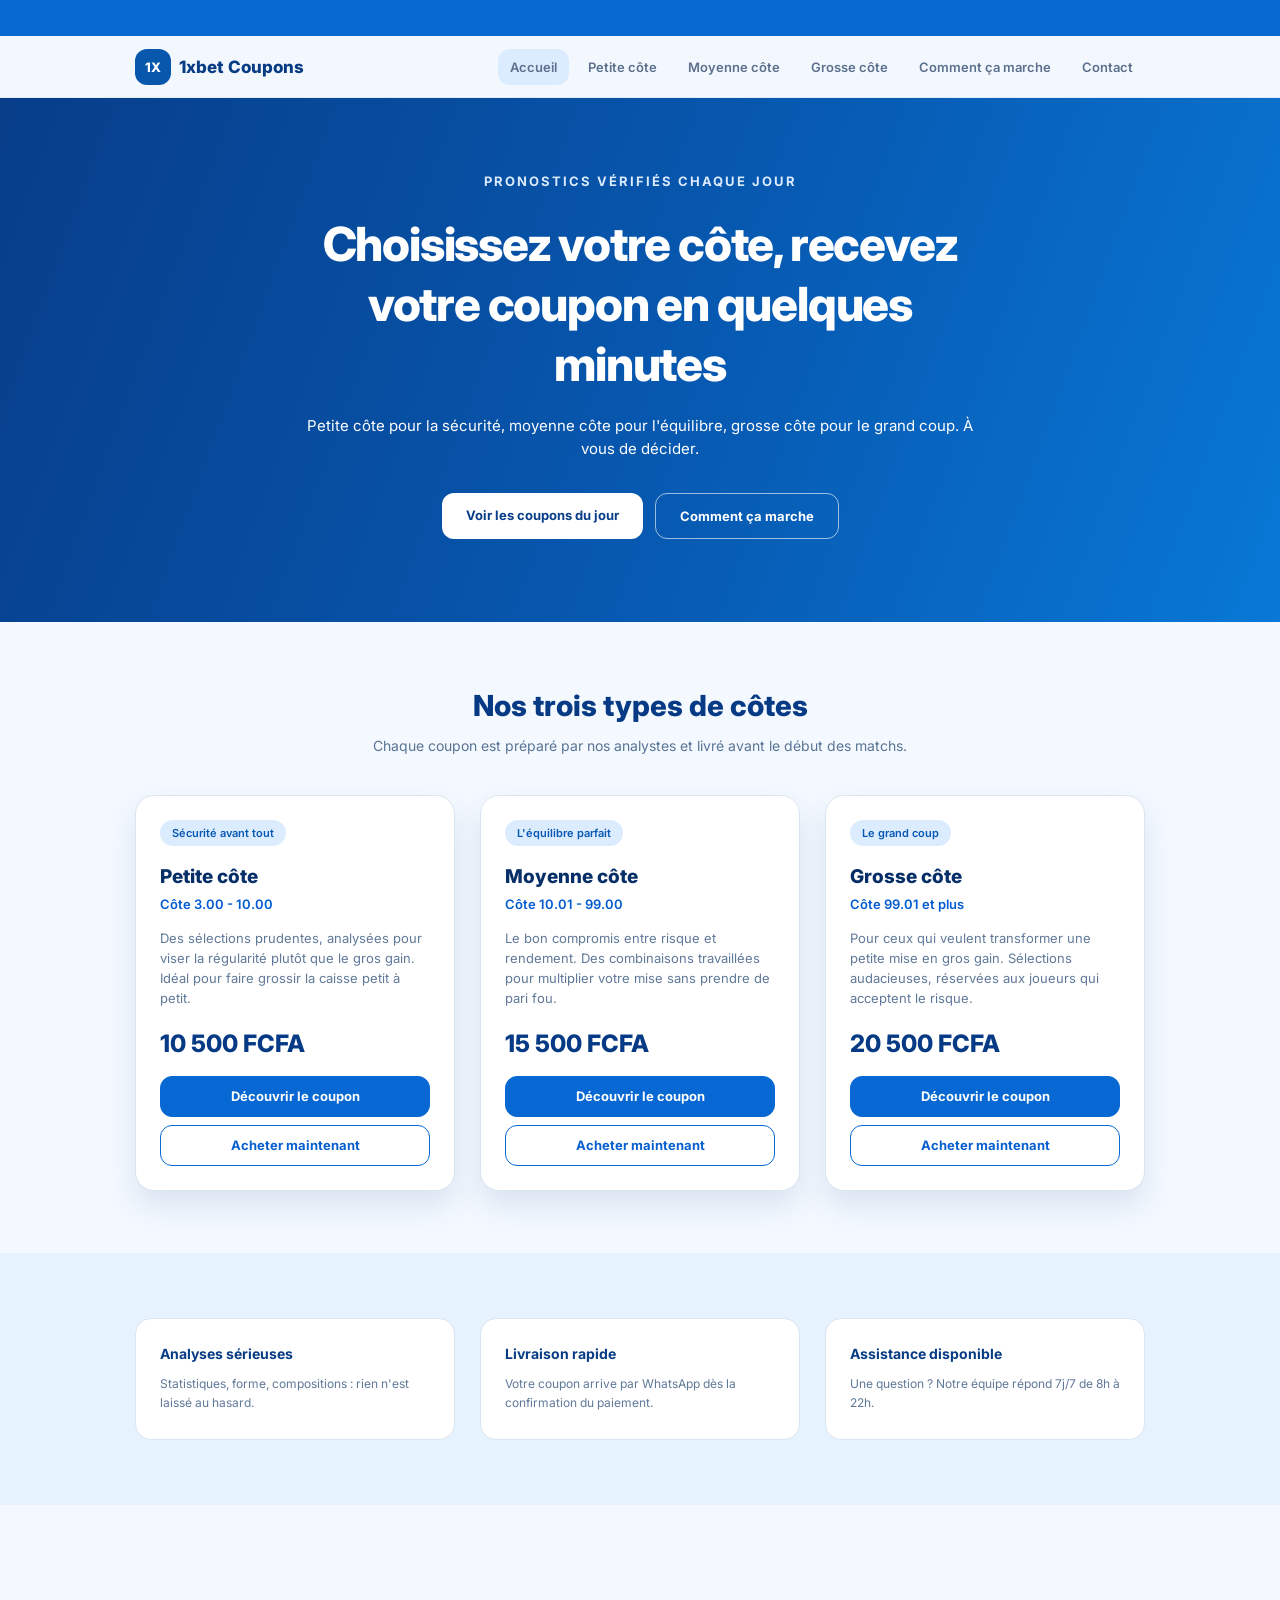
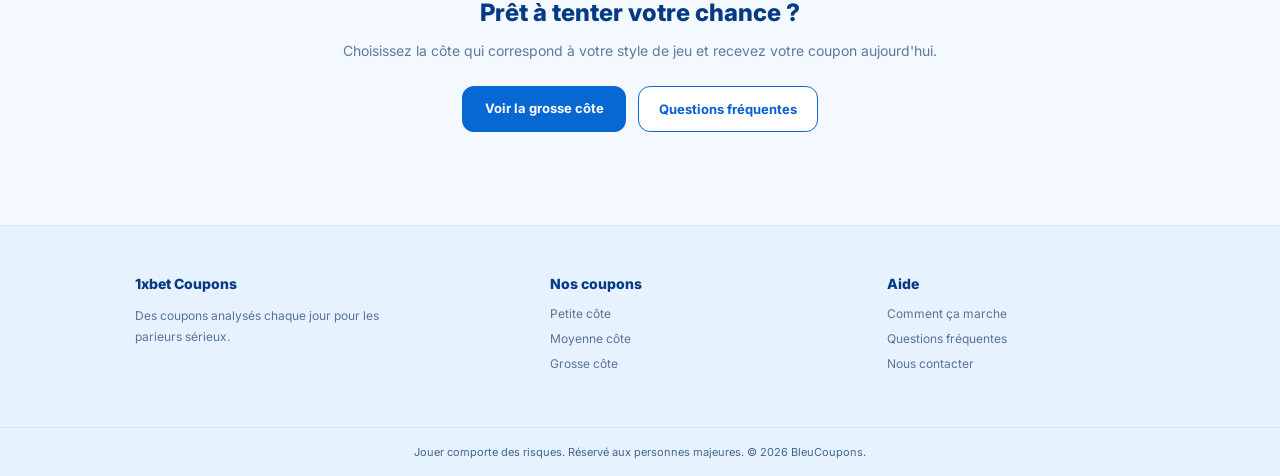
<file: index.html>
<!DOCTYPE html>
<html lang="fr">
<head>
    <meta charset="UTF-8">
    <meta name="viewport" content="width=device-width, initial-scale=1.0">
    <title>BleuCoupons</title>

    <link rel="stylesheet" href="style.css">

    <link rel="preconnect" href="https://fonts.googleapis.com">
    <link rel="preconnect" href="https://fonts.gstatic.com" crossorigin>
    <link href="https://fonts.googleapis.com/css2?family=Inter:wght@400;500;600;700;800&display=swap" rel="stylesheet">
</head>

<div class="announcement-bar">
    <div class="announcement-text">
       Vous recevrez votre code coupon sur WhatsApp sous 5 minutes après paiement.

    </div>
</div>

<body>

    <!-- ================= HEADER ================= -->

    <header class="header">
        <div class="header-container">

            <a href="index.html" class="logo">
                <span class="logo-box">1X</span>
                <span class="logo-text">1xbet Coupons</span>
            </a>

            <nav class="navigation">
                <a href="index.html" class="active">Accueil</a>
                <a href="Petite côte.html">Petite côte</a>
                <a href="Moyenne côte.html">Moyenne côte</a>
                <a href="Grosse côte.html">Grosse côte</a>
                <a href="Comment ça marche.html">Comment ça marche</a>
                <a href="Contact.html">Contact</a>
            </nav>

        </div>
    </header>


    <!-- ================= HERO ================= -->

    <section class="hero">

        <div class="hero-content">

            <div class="hero-label">
                PRONOSTICS VÉRIFIÉS CHAQUE JOUR
            </div>

            <h1>
                Choisissez votre côte, recevez<br>
                votre coupon en quelques<br>
                minutes
            </h1>

            <p>
                Petite côte pour la sécurité, moyenne côte pour l'équilibre,
                grosse côte pour le grand coup. À<br>
                vous de décider.
            </p>

            <div class="hero-buttons">

                <a href="#types-cotes" class="hero-button primary">
                    Voir les coupons du jour
                </a>

                <a href="Comment ça marche.html" class="hero-button secondary">
                    Comment ça marche
                </a>

            </div>

        </div>

    </section>


    <!-- ================= TYPES DE COTES ================= -->

    <section class="types-section" id="types-cotes">

        <div class="section-container">

            <div class="section-heading">

                <h2>Nos trois types de côtes</h2>

                <p>
                    Chaque coupon est préparé par nos analystes et livré avant le début des matchs.
                </p>

            </div>


            <div class="types-grid">

                <!-- PETITE COTE -->

                <div class="type-card">

                    <span class="type-badge">
                        Sécurité avant tout
                    </span>

                    <h3>Petite côte</h3>

                    <div class="cote">
                        Côte 3.00 - 10.00
                    </div>

                    <p>
                        Des sélections prudentes, analysées pour viser la
                        régularité plutôt que le gros gain. Idéal pour faire
                        grossir la caisse petit à petit.
                    </p>

                    <div class="card-price">
                        10 500 FCFA
                    </div>

                    <a href="Petite côte.html" class="card-button">
                        Découvrir le coupon
                    </a>

                  <a href="Petite côte.html" class="outline-button">
    Acheter maintenant
</a>


                </div>


                <!-- MOYENNE COTE -->

                <div class="type-card">

                    <span class="type-badge">
                        L'équilibre parfait
                    </span>

                    <h3>Moyenne côte</h3>

                    <div class="cote">
                        Côte 10.01 - 99.00
                    </div>

                    <p>
                        Le bon compromis entre risque et rendement.
                        Des combinaisons travaillées pour multiplier votre
                        mise sans prendre de pari fou.
                    </p>

                    <div class="card-price">
                        15 500 FCFA
                    </div>

                    <a href="Moyenne côte.html" class="card-button">
                        Découvrir le coupon
                    </a>

                    <a href="Moyenne côte.html" class="outline-button">
    Acheter maintenant
</a>

                </div>


                <!-- GROSSE COTE -->

                <div class="type-card">

                    <span class="type-badge">
                        Le grand coup
                    </span>

                    <h3>Grosse côte</h3>

                    <div class="cote">
                        Côte 99.01 et plus
                    </div>

                    <p>
                        Pour ceux qui veulent transformer une petite mise
                        en gros gain. Sélections audacieuses, réservées
                        aux joueurs qui acceptent le risque.
                    </p>

                    <div class="card-price">
                        20 500 FCFA
                    </div>

                    <a href="Grosse côte.html" class="card-button">
                        Découvrir le coupon
                    </a>

                    <a href="Grosse côte.html" class="outline-button">
    Acheter maintenant
</a>


                </div>

            </div>

        </div>

    </section>


    <!-- ================= AVANTAGES ================= -->

    <section class="advantages-section">

        <div class="advantages-container">

            <div class="advantage-card">

                <h3>Analyses sérieuses</h3>

                <p>
                    Statistiques, forme, compositions : rien n'est
                    laissé au hasard.
                </p>

            </div>


            <div class="advantage-card">

                <h3>Livraison rapide</h3>

                <p>
                    Votre coupon arrive par WhatsApp dès la
                    confirmation du paiement.
                </p>

            </div>


            <div class="advantage-card">

                <h3>Assistance disponible</h3>

                <p>
                    Une question ? Notre équipe répond 7j/7 de 8h à 22h.
                </p>

            </div>

        </div>

    </section>


    <!-- ================= CTA ================= -->

    <section class="cta-section">

        <div class="cta-container">

            <h2>
                Prêt à tenter votre chance ?
            </h2>

            <p>
                Choisissez la côte qui correspond à votre style de jeu
                et recevez votre coupon aujourd'hui.
            </p>

            <div class="cta-buttons">

                <a href="Grosse côte.html" class="cta-button primary">
                    Voir la grosse côte
                </a>

                <a href="#" class="cta-button secondary">
                    Questions fréquentes
                </a>

            </div>

        </div>

    </section>


    <!-- ================= FOOTER ================= -->

    <footer class="footer">

        <div class="footer-container">

            <div class="footer-column">

                <h3>1xbet Coupons</h3>

                <p>
                    Des coupons analysés chaque jour pour les parieurs sérieux.
                </p>

            </div>


            <div class="footer-column">

                <h3>Nos coupons</h3>

                <a href="Petite côte.html">Petite côte</a>
                <a href="Moyenne côte.html">Moyenne côte</a>
                <a href="Grosse côte.html">Grosse côte</a>

            </div>


            <div class="footer-column">

                <h3>Aide</h3>

                <a href="Comment ça marche.html">
                    Comment ça marche
                </a>

                <a href="#">
                    Questions fréquentes
                </a>

                <a href="Contact.html">
                    Nous contacter
                </a>

            </div>

        </div>


        <div class="footer-bottom">
            Jouer comporte des risques. Réservé aux personnes majeures. © 2026 BleuCoupons.
        </div>

    </footer>


    <script src="script.js"></script>

</body>
</html>
</file>
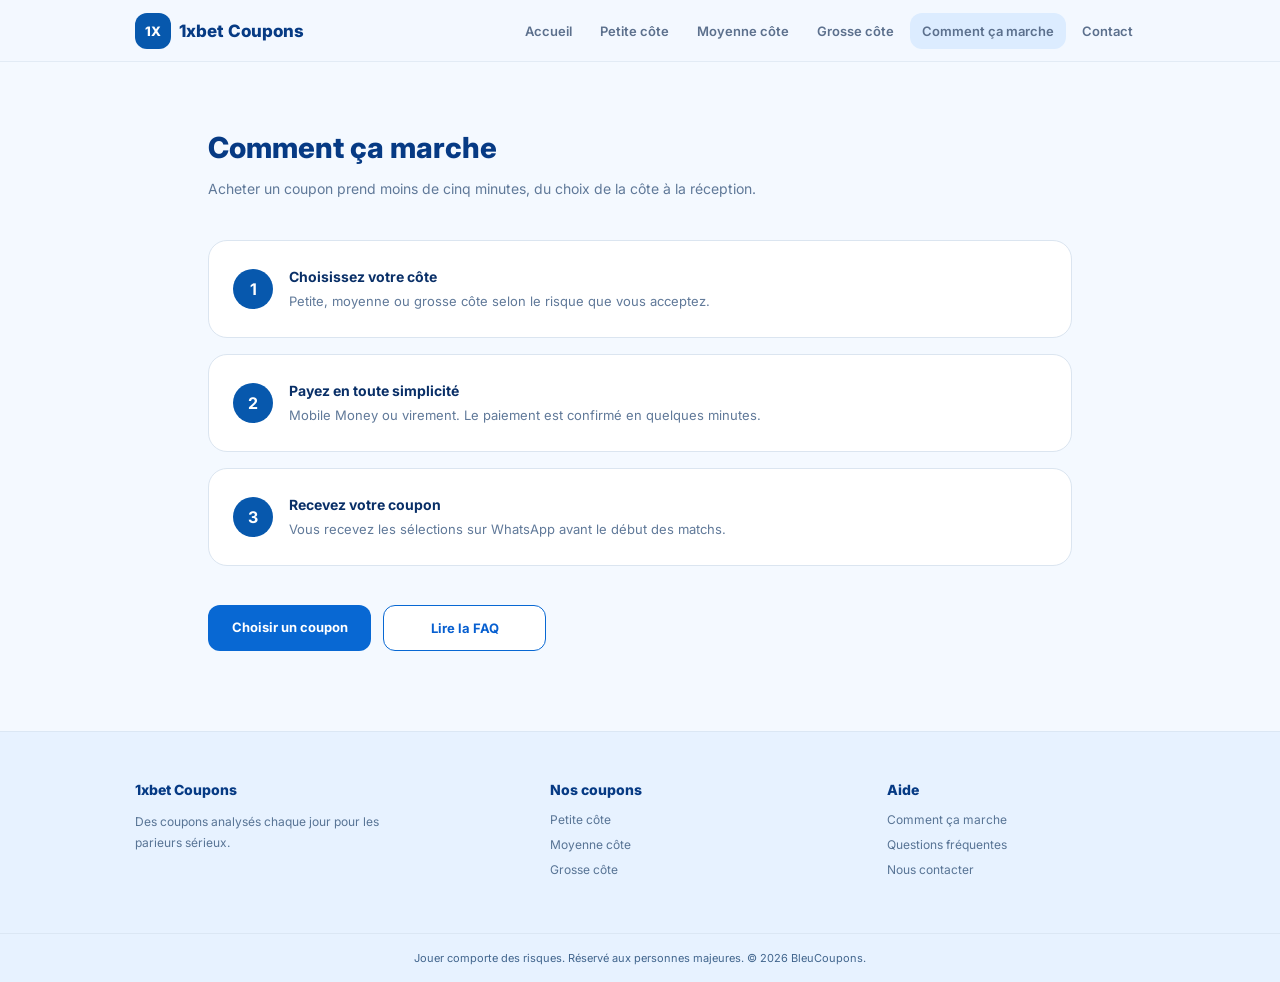
<file: Comment ça marche.html>
<!DOCTYPE html>
<html lang="fr">
<head>
    <meta charset="UTF-8">
    <meta name="viewport" content="width=device-width, initial-scale=1.0">

    <title>BleuCoupons - Comment ça marche</title>

    <link rel="stylesheet" href="Comment ça marche.css">

    <link rel="preconnect" href="https://fonts.googleapis.com">
    <link rel="preconnect" href="https://fonts.gstatic.com" crossorigin>

    <link href="https://fonts.googleapis.com/css2?family=Inter:wght@400;500;600;700;800&display=swap" rel="stylesheet">
</head>

<body>

    <!-- ================= HEADER ================= -->

    <header class="header">

        <div class="header-container">

            <a href="index.html" class="logo">
                <span class="logo-box">1X</span>
                <span class="logo-text">1xbet Coupons</span>
            </a>

            <nav class="navigation">

                <a href="index.html">
                    Accueil
                </a>

                <a href="Petite côte.html">
                    Petite côte
                </a>

                <a href="Moyenne côte.html">
                    Moyenne côte
                </a>

                <a href="Grosse côte.html">
                    Grosse côte
                </a>

                <a href="Comment ça marche.html" class="active">
                    Comment ça marche
                </a>

                <a href="Contact.html">
                    Contact
                </a>

            </nav>

        </div>

    </header>


    <!-- ================= CONTENU ================= -->

    <main class="how-page">

        <div class="how-container">

            <div class="how-heading">

                <h1>
                    Comment ça marche
                </h1>

                <p>
                    Acheter un coupon prend moins de cinq minutes,
                    du choix de la côte à la réception.
                </p>

            </div>


            <!-- ÉTAPE 1 -->

            <div class="step-card">

                <div class="step-number">
                    1
                </div>

                <div class="step-content">

                    <h2>
                        Choisissez votre côte
                    </h2>

                    <p>
                        Petite, moyenne ou grosse côte selon le risque
                        que vous acceptez.
                    </p>

                </div>

            </div>


            <!-- ÉTAPE 2 -->

            <div class="step-card">

                <div class="step-number">
                    2
                </div>

                <div class="step-content">

                    <h2>
                        Payez en toute simplicité
                    </h2>

                    <p>
                        Mobile Money ou virement. Le paiement est confirmé
                        en quelques minutes.
                    </p>

                </div>

            </div>


            <!-- ÉTAPE 3 -->

            <div class="step-card">

                <div class="step-number">
                    3
                </div>

                <div class="step-content">

                    <h2>
                        Recevez votre coupon
                    </h2>

                    <p>
                        Vous recevez les sélections sur WhatsApp avant
                        le début des matchs.
                    </p>

                </div>

            </div>


            <!-- BOUTONS -->

            <div class="how-buttons">

                <a href="index.html" class="how-button primary">
                    Choisir un coupon
                </a>

                <a href="#" class="how-button secondary">
                    Lire la FAQ
                </a>

            </div>

        </div>

    </main>


    <!-- ================= FOOTER ================= -->

    <footer class="footer">

        <div class="footer-container">


            <div class="footer-column">

                <h3>
                    1xbet Coupons
                </h3>

                <p>
                    Des coupons analysés chaque jour pour les parieurs sérieux.
                </p>

            </div>


            <div class="footer-column">

                <h3>
                    Nos coupons
                </h3>

                <a href="Petite côte.html">
                    Petite côte
                </a>

                <a href="Moyenne côte.html">
                    Moyenne côte
                </a>

                <a href="Grosse côte.html">
                    Grosse côte
                </a>

            </div>


            <div class="footer-column">

                <h3>
                    Aide
                </h3>

                <a href="Comment ça marche.html">
                    Comment ça marche
                </a>

                <a href="#">
                    Questions fréquentes
                </a>

                <a href="Contact.html">
                    Nous contacter
                </a>

            </div>

        </div>


        <div class="footer-bottom">

            Jouer comporte des risques. Réservé aux personnes majeures.
            © 2026 BleuCoupons.

        </div>

    </footer>


    <script src="Comment ça marche.js"></script>

</body>
</html>
</file>
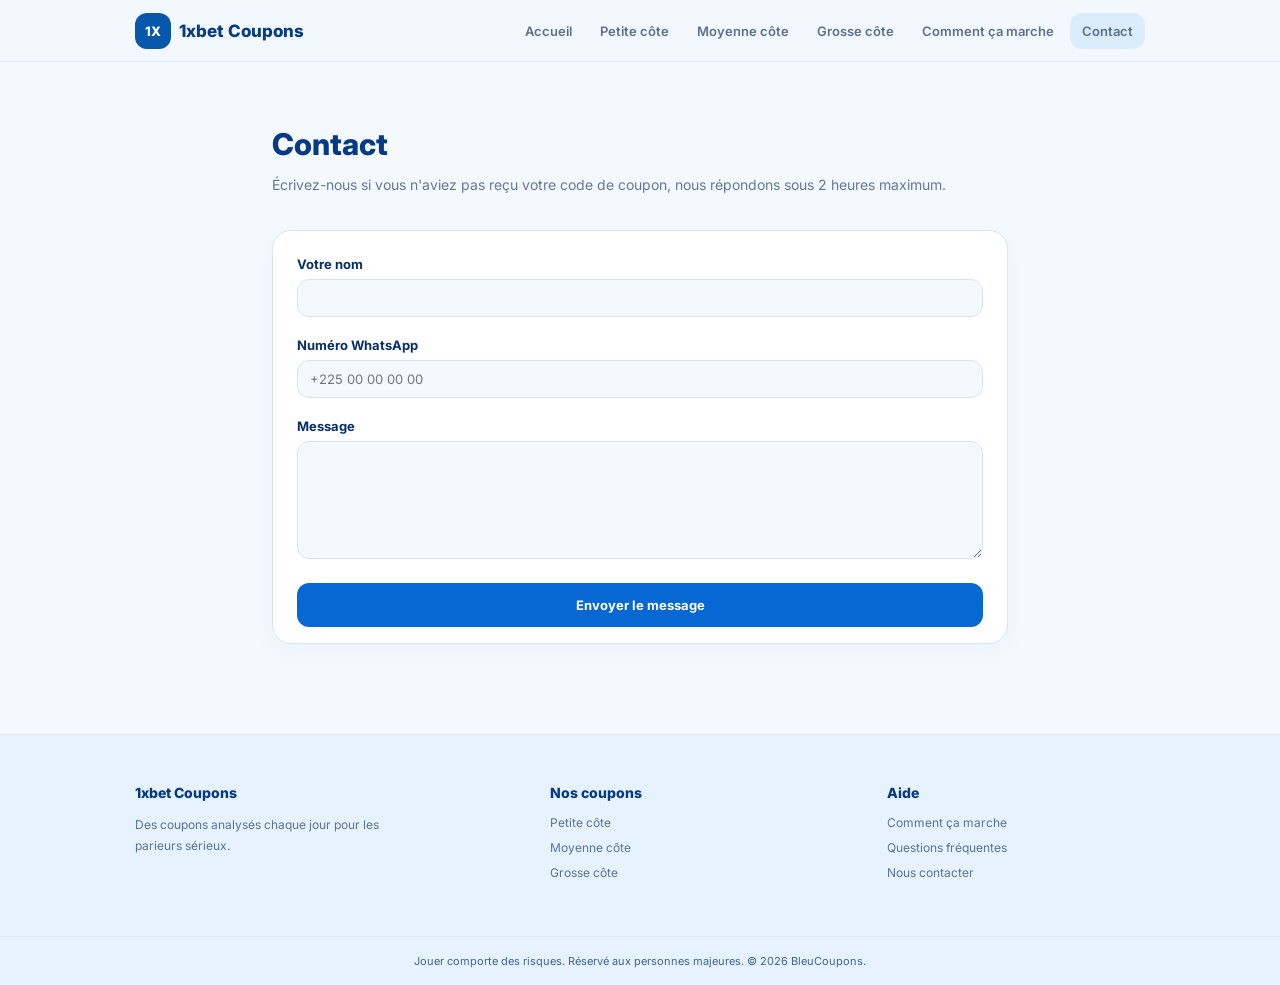
<file: Contact.html>
<!DOCTYPE html>
<html lang="fr">
<head>
    <meta charset="UTF-8">
    <meta name="viewport" content="width=device-width, initial-scale=1.0">

    <title>BleuCoupons - Nous contacter</title>

    <link rel="stylesheet" href="Contact.css">

    <link rel="preconnect" href="https://fonts.googleapis.com">
    <link rel="preconnect" href="https://fonts.gstatic.com" crossorigin>

    <link href="https://fonts.googleapis.com/css2?family=Inter:wght@400;500;600;700;800&display=swap" rel="stylesheet">
</head>

<body>

    <!-- ================= HEADER ================= -->

    <header class="header">

        <div class="header-container">

            <a href="index.html" class="logo">
                <span class="logo-box">1X</span>
                <span class="logo-text">1xbet Coupons</span>
            </a>

            <nav class="navigation">

                <a href="index.html">
                    Accueil
                </a>

                <a href="Petite côte.html">
                    Petite côte
                </a>

                <a href="Moyenne côte.html">
                    Moyenne côte
                </a>

                <a href="Grosse côte.html">
                    Grosse côte
                </a>

                <a href="Comment ça marche.html">
                    Comment ça marche
                </a>

                <a href="Contact.html" class="active">
                    Contact
                </a>

            </nav>

        </div>

    </header>


    <!-- ================= CONTACT ================= -->

    <main class="contact-page">

        <div class="contact-container">

            <div class="contact-heading">

                <h1>
                    Contact
                </h1>

                <p>
                    Écrivez-nous si vous n'aviez pas reçu votre code de coupon, nous répondons sous 2 heures maximum.
                </p>

            </div>


            <form class="contact-form" id="contactForm">

                <div class="form-group">

                    <label for="name">
                        Votre nom
                    </label>

                    <input
                        type="text"
                        id="name"
                        name="name"
                        required
                    >

                </div>


                <div class="form-group">

                    <label for="whatsapp">
                        Numéro WhatsApp
                    </label>

                    <input
    type="tel"
    id="whatsapp"
    name="whatsapp"
    placeholder="+225 00 00 00 00"
    required
>

                </div>


                <div class="form-group">

                    <label for="message">
                        Message
                    </label>

                    <textarea
                        id="message"
                        name="message"
                        required
                    ></textarea>

                </div>


                <button
                    type="submit"
                    class="send-button">

                    Envoyer le message

                </button>

            </form>

        </div>

    </main>


    <!-- ================= FOOTER ================= -->

    <footer class="footer">

        <div class="footer-container">

            <div class="footer-column">

                <h3>
                    1xbet Coupons
                </h3>

                <p>
                    Des coupons analysés chaque jour pour les parieurs sérieux.
                </p>

            </div>


            <div class="footer-column">

                <h3>
                    Nos coupons
                </h3>

                <a href="Petite côte.html">
                    Petite côte
                </a>

                <a href="Moyenne côte.html">
                    Moyenne côte
                </a>

                <a href="Grosse côte.html">
                    Grosse côte
                </a>

            </div>


            <div class="footer-column">

                <h3>
                    Aide
                </h3>

                <a href="Comment ça marche.html">
                    Comment ça marche
                </a>

                <a href="#">
                    Questions fréquentes
                </a>

                <a href="Contact.html">
                    Nous contacter
                </a>

            </div>

        </div>


        <div class="footer-bottom">

            Jouer comporte des risques. Réservé aux personnes majeures.
            © 2026 BleuCoupons.

        </div>

    </footer>


    <script src="Contact.js"></script>

</body>
</html>
</file>
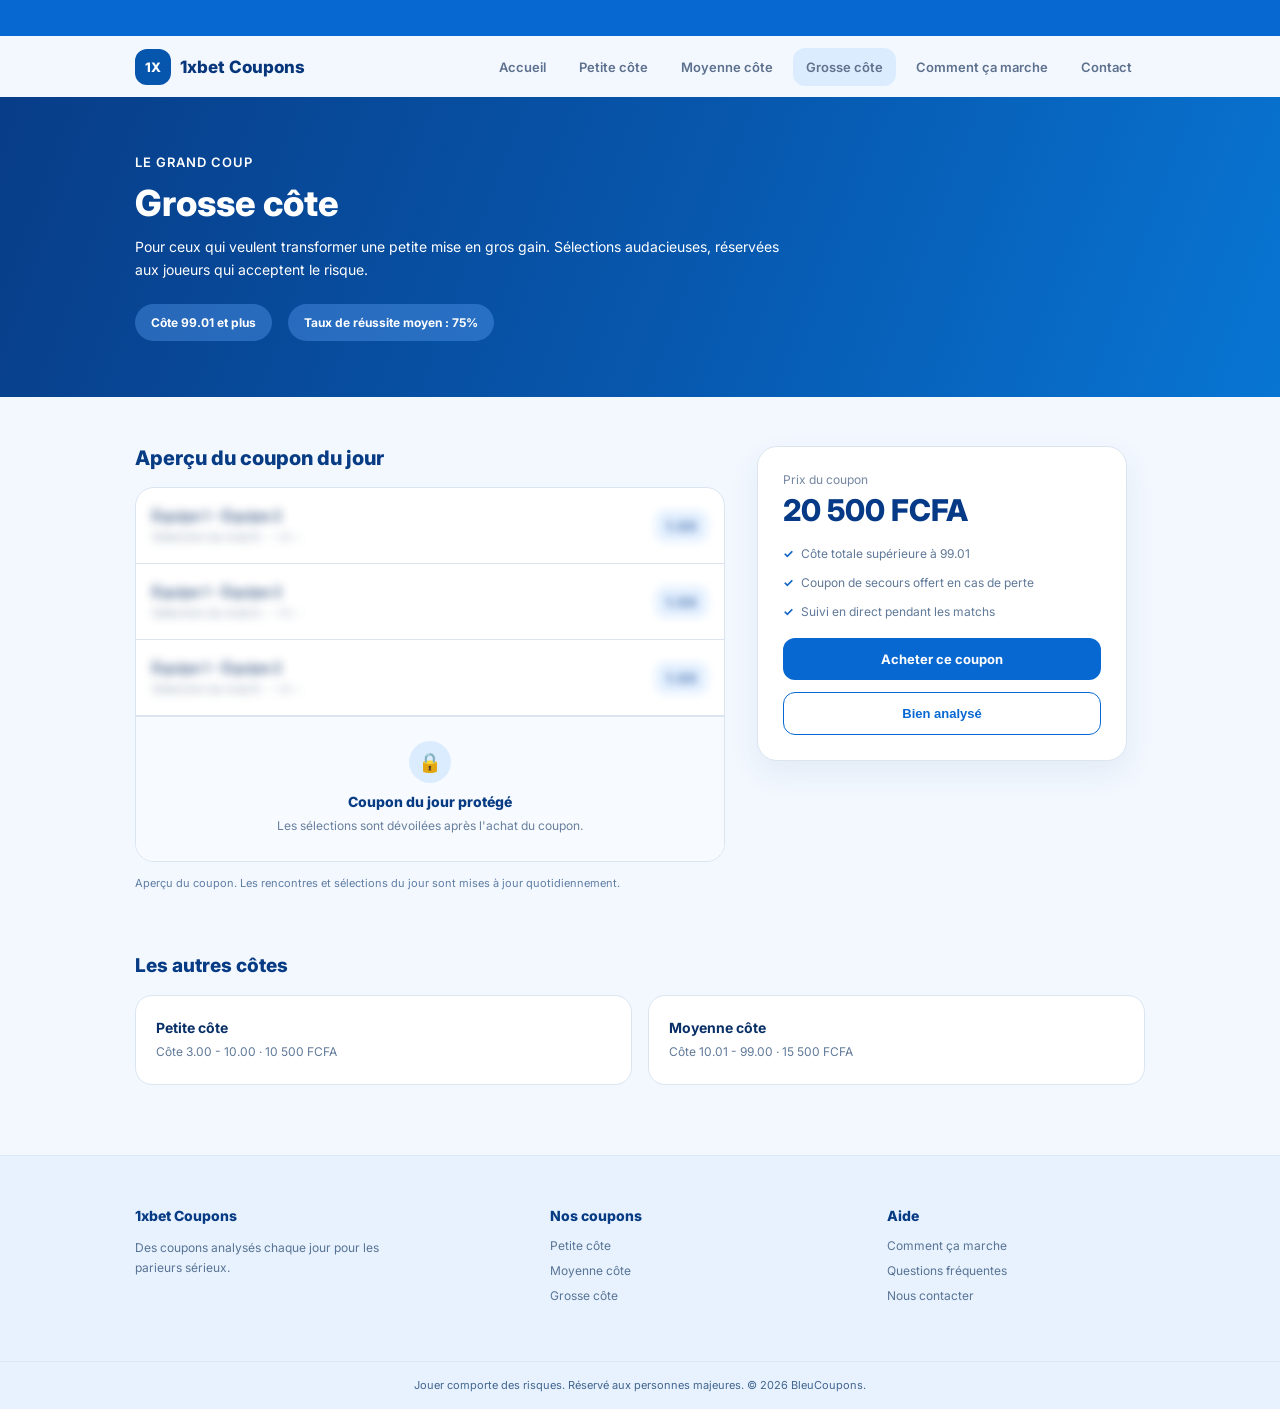
<file: Grosse côte.html>
<!DOCTYPE html>
<html lang="fr">
<head>
    <meta charset="UTF-8">
    <meta name="viewport" content="width=device-width, initial-scale=1.0">
    <title>BleuCoupons - Grosse côte</title>

    <link rel="stylesheet" href="Grosse côte.css">

    <link rel="preconnect" href="https://fonts.googleapis.com">
    <link rel="preconnect" href="https://fonts.gstatic.com" crossorigin>
    <link href="https://fonts.googleapis.com/css2?family=Inter:wght@400;500;600;700;800&display=swap" rel="stylesheet">
</head>

<div class="announcement-bar">
    <div class="announcement-text">
        Vous recevrez votre code coupon sur WhatsApp sous 5 minutes après paiement.

    </div>
</div>

<body>

<header class="header">
    <div class="header-container">

        <a href="#" class="logo">
            <span class="logo-box">1X</span>
            <span class="logo-text">1xbet Coupons</span>
        </a>

        <nav class="navigation">
            <a href="index.html">Accueil</a>
            <a href="Petite côte.html">Petite côte</a>
            <a href="Moyenne côte.html">Moyenne côte</a>
            <a href="Grosse côte.html" class="active">Grosse côte</a>
            <a href="Comment ça marche.html">Comment ça marche</a>
            <a href="Contact.html">Contact</a>
        </nav>

    </div>
</header>


<section class="hero">
    <div class="hero-container">

        <div class="hero-content">

            <div class="hero-small-title">
                LE GRAND COUP
            </div>

            <h1>Grosse côte</h1>

            <p>
                Pour ceux qui veulent transformer une petite mise en gros gain.
                Sélections audacieuses, réservées aux joueurs qui acceptent le risque.
            </p>

            <div class="hero-badges">
                <span>Côte 99.01 et plus</span>
                <span>Taux de réussite moyen : 75%</span>
            </div>

        </div>

    </div>
</section>


<main class="main-content">

    <div class="content-container">

        <section class="coupon-section">

            <h2>Aperçu du coupon du jour</h2>

                        <div class="matches-card">

                <!-- MATCH 1 MASQUÉ -->

                <div class="match">

                    <div class="match-info">

                        <strong class="blur-text">
                            Équipe 1 - Équipe 2
                        </strong>

                        <small class="blur-text">
                            Sélection du match · --h--
                        </small>

                    </div>

                    <span class="odds blur-odds">
                        1.XX
                    </span>

                </div>


                <!-- MATCH 2 MASQUÉ -->

                <div class="match">

                    <div class="match-info">

                        <strong class="blur-text">
                            Équipe 1 - Équipe 2
                        </strong>

                        <small class="blur-text">
                            Sélection du match · --h--
                        </small>

                    </div>

                    <span class="odds blur-odds">
                        1.XX
                    </span>

                </div>


                <!-- MATCH 3 MASQUÉ -->

                <div class="match">

                    <div class="match-info">

                        <strong class="blur-text">
                            Équipe 1 - Équipe 2
                        </strong>

                        <small class="blur-text">
                            Sélection du match · --h--
                        </small>

                    </div>

                    <span class="odds blur-odds">
                        1.XX
                    </span>

                </div>


                <!-- COUPON VERROUILLÉ -->

                <div class="coupon-locked">

                    <div class="lock-icon">
                        🔒
                    </div>

                    <strong>
                        Coupon du jour protégé
                    </strong>

                    <p>
                        Les sélections sont dévoilées après l'achat du coupon.
                    </p>

                </div>

            </div>

            <p class="coupon-note">
                Aperçu du coupon. Les rencontres et sélections du jour sont mises à jour quotidiennement.
            </p>

        </section>


        <aside class="purchase-card">

            <div class="price-label">
                Prix du coupon
            </div>

            <div class="price">
                20 500 FCFA
            </div>

            <ul class="advantages">
                <li>Côte totale supérieure à 99.01</li>
                <li>Coupon de secours offert en cas de perte</li>
                <li>Suivi en direct pendant les matchs</li>
            </ul>

           <a
    href="https://new.sebpay.bj/pay/grosse-cote-HDyzBp"
    class="buy-button">
    Acheter ce coupon
</a>

            <button class="question-button" onclick="poserQuestion()">
                Bien analysé
            </button>

        </aside>

    </div>


    <section class="other-cotes">

    <div class="other-container">

        <h2>Les autres côtes</h2>

        <div class="cotes-grid">

            <a href="Petite côte.html" class="cote-card">
                <strong>Petite côte</strong>
                <span>Côte 3.00 - 10.00 · 10 500 FCFA</span>
            </a>

            <a href="Moyenne côte.html" class="cote-card">
                <strong>Moyenne côte</strong>
                <span>Côte 10.01 - 99.00 · 15 500 FCFA</span>
            </a>

        </div>

    </div>

</section>


<!-- FOOTER -->
<footer class="footer">

    <div class="footer-container">

        <div class="footer-column">
            <h3>1xbet Coupons</h3>

            <p>
                Des coupons analysés chaque jour pour les parieurs sérieux.
            </p>
        </div>


        <div class="footer-column">
            <h3>Nos coupons</h3>

            <a href="Petite côte.html">Petite côte</a>
            <a href="Moyenne côte.html">Moyenne côte</a>
            <a href="Grosse côte.html">Grosse côte</a>
        </div>


        <div class="footer-column">
            <h3>Aide</h3>

            <a href="Comment ça marche.html">Comment ça marche</a>
            <a href="#">Questions fréquentes</a>
            <a href="Contact.html">Nous contacter</a>
        </div>

    </div>


    <div class="footer-bottom">
        Jouer comporte des risques. Réservé aux personnes majeures. © 2026 BleuCoupons.
    </div>

</footer>

</main>


<script src="Grosse côte.js"></script>

</body>
</html>
</file>
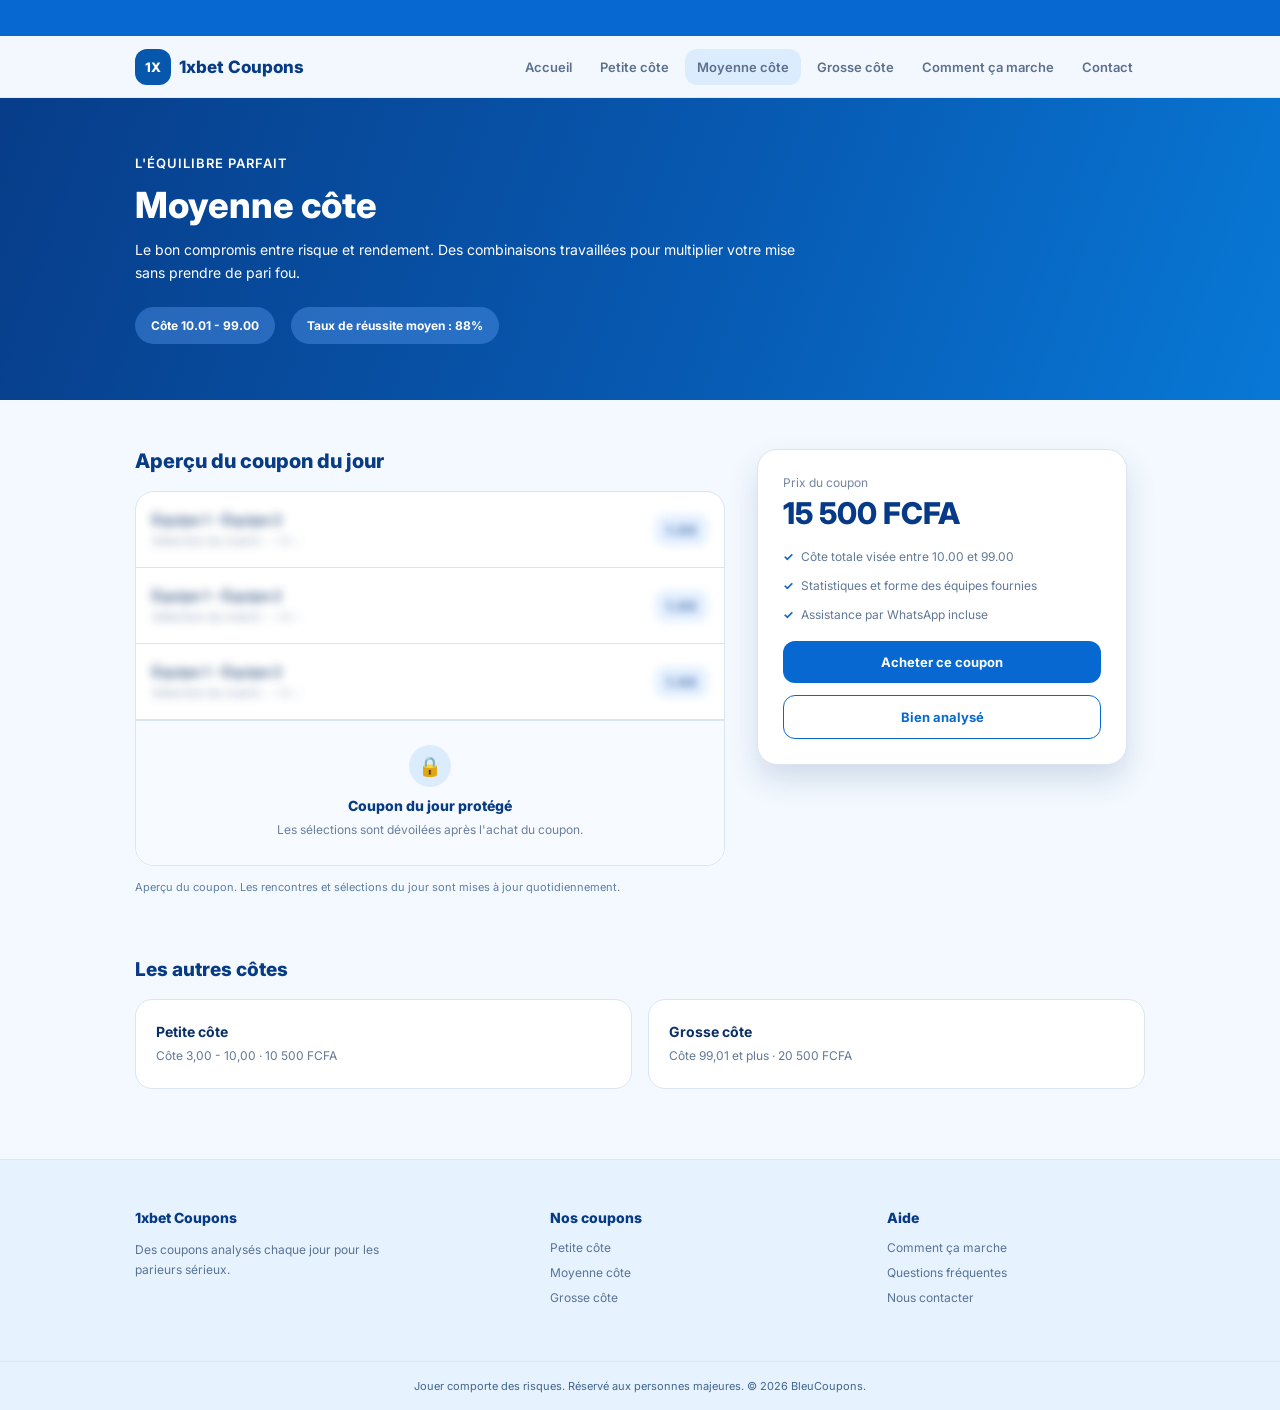
<file: Moyenne côte.html>
<!DOCTYPE html>
<html lang="fr">
<head>
    <meta charset="UTF-8">
    <meta name="viewport" content="width=device-width, initial-scale=1.0">

    <title>1xbet Coupons - Moyenne côte</title>

    <link rel="stylesheet" href="Moyenne côte.css">

    <link rel="preconnect" href="https://fonts.googleapis.com">
    <link rel="preconnect" href="https://fonts.gstatic.com" crossorigin>

    <link href="https://fonts.googleapis.com/css2?family=Inter:wght@400;500;600;700;800&display=swap" rel="stylesheet">
</head>

<div class="announcement-bar">
    <div class="announcement-text">
        Vous recevrez votre code coupon sur WhatsApp sous 5 minutes après paiement.

    </div>
</div>

<body>

    <!-- HEADER -->

    <header class="header">

        <div class="header-container">

            <a href="index.html" class="logo">
                <span class="logo-box">1X</span>
                <span class="logo-text">1xbet Coupons</span>
            </a>

            <nav class="navigation">

                <a href="index.html">
                    Accueil
                </a>

                <a href="Petite côte.html">
                    Petite côte
                </a>

                <a href="Moyenne côte.html" class="active">
                    Moyenne côte
                </a>

                <a href="Grosse côte.html">
                    Grosse côte
                </a>

                <a href="Comment ça marche.html">
                    Comment ça marche
                </a>

                <a href="Contact.html">
                    Contact
                </a>

            </nav>

        </div>

    </header>


    <!-- HERO -->

    <section class="coupon-hero">

        <div class="coupon-hero-container">

            <div class="coupon-label">
                L'ÉQUILIBRE PARFAIT
            </div>

            <h1>
                Moyenne côte
            </h1>

            <p>
                Le bon compromis entre risque et rendement.
                Des combinaisons travaillées pour multiplier
                votre mise sans prendre de pari fou.
            </p>

            <div class="coupon-badges">

                <span>
                    Côte 10.01 - 99.00
                </span>

                <span>
                    Taux de réussite moyen : 88%
                </span>

            </div>

        </div>

    </section>


    <!-- COUPON -->

    <main class="coupon-main">

        <div class="coupon-container">


            <!-- MATCHS -->

            <section class="coupon-preview">

                <h2>
                    Aperçu du coupon du jour
                </h2>

                                <div class="matches-card">

                    <!-- MATCH 1 MASQUÉ -->

                    <div class="match">

                        <div class="match-info">

                            <strong class="blur-text">
                                Équipe 1 - Équipe 2
                            </strong>

                            <small class="blur-text">
                                Sélection du match · --h--
                            </small>

                        </div>

                        <span class="odds blur-odds">
                            1.XX
                        </span>

                    </div>


                    <!-- MATCH 2 MASQUÉ -->

                    <div class="match">

                        <div class="match-info">

                            <strong class="blur-text">
                                Équipe 1 - Équipe 2
                            </strong>

                            <small class="blur-text">
                                Sélection du match · --h--
                            </small>

                        </div>

                        <span class="odds blur-odds">
                            1.XX
                        </span>

                    </div>


                    <!-- MATCH 3 MASQUÉ -->

                    <div class="match">

                        <div class="match-info">

                            <strong class="blur-text">
                                Équipe 1 - Équipe 2
                            </strong>

                            <small class="blur-text">
                                Sélection du match · --h--
                            </small>

                        </div>

                        <span class="odds blur-odds">
                            1.XX
                        </span>

                    </div>


                    <!-- COUPON VERROUILLÉ -->

                    <div class="coupon-locked">

                        <div class="lock-icon">
                            🔒
                        </div>

                        <strong>
                            Coupon du jour protégé
                        </strong>

                        <p>
                            Les sélections sont dévoilées après l'achat du coupon.
                        </p>

                    </div>

                </div>

                <p class="coupon-note">
                    Aperçu du coupon. Les rencontres et sélections du jour sont mises à jour quotidiennement.
                </p>
                </section>


            <!-- CARTE ACHAT -->

            <aside class="purchase-card">

                <div class="price-label">
                    Prix du coupon
                </div>

                <div class="price">
                    15 500 FCFA
                </div>

                <ul class="advantages">

                    <li>
                        Côte totale visée entre 10.00 et 99.00
                    </li>

                    <li>
                        Statistiques et forme des équipes fournies
                    </li>

                    <li>
                        Assistance par WhatsApp incluse
                    </li>

                </ul>


                <a
    href="https://new.sebpay.bj/pay/moyenne-cote-VWXvb3"
    class="buy-button">

    Acheter ce coupon

</a>


                <button
                    class="question-button"
                    onclick="poserQuestion()">

                    Bien analysé

                </button>

            </aside>

        </div>


        <!-- AUTRES COTES -->

        <section class="other-cotes">

            <div class="other-container">

                <h2>
                    Les autres côtes
                </h2>

                <div class="cotes-grid">


                    <a
                        href="Petite côte.html"
                        class="cote-card">

                        <strong>
                            Petite côte
                        </strong>

                        <span>
                            Côte 3,00 - 10,00 · 10 500 FCFA
                        </span>

                    </a>


                    <a
                        href="Grosse côte.html"
                        class="cote-card">

                        <strong>
                            Grosse côte
                        </strong>

                        <span>
                            Côte 99,01 et plus · 20 500 FCFA
                        </span>

                    </a>

                </div>

            </div>

        </section>

    </main>


    <!-- FOOTER -->

    <footer class="footer">

        <div class="footer-container">


            <div class="footer-column">

                <h3>
                    1xbet Coupons
                </h3>

                <p>
                    Des coupons analysés chaque jour pour les parieurs sérieux.
                </p>

            </div>


            <div class="footer-column">

                <h3>
                    Nos coupons
                </h3>

                <a href="Petite côte.html">
                    Petite côte
                </a>

                <a href="Moyenne côte.html">
                    Moyenne côte
                </a>

                <a href="Grosse côte.html">
                    Grosse côte
                </a>

            </div>


            <div class="footer-column">

                <h3>
                    Aide
                </h3>

                <a href="Comment ça marche.html">
                    Comment ça marche
                </a>

                <a href="#">
                    Questions fréquentes
                </a>

                <a href="Contact.html">
                    Nous contacter
                </a>

            </div>

        </div>


        <div class="footer-bottom">

            Jouer comporte des risques. Réservé aux personnes majeures.
            © 2026 BleuCoupons.

        </div>

    </footer>


    <script src="Moyenne côte.js"></script>

</body>
</html>
</file>
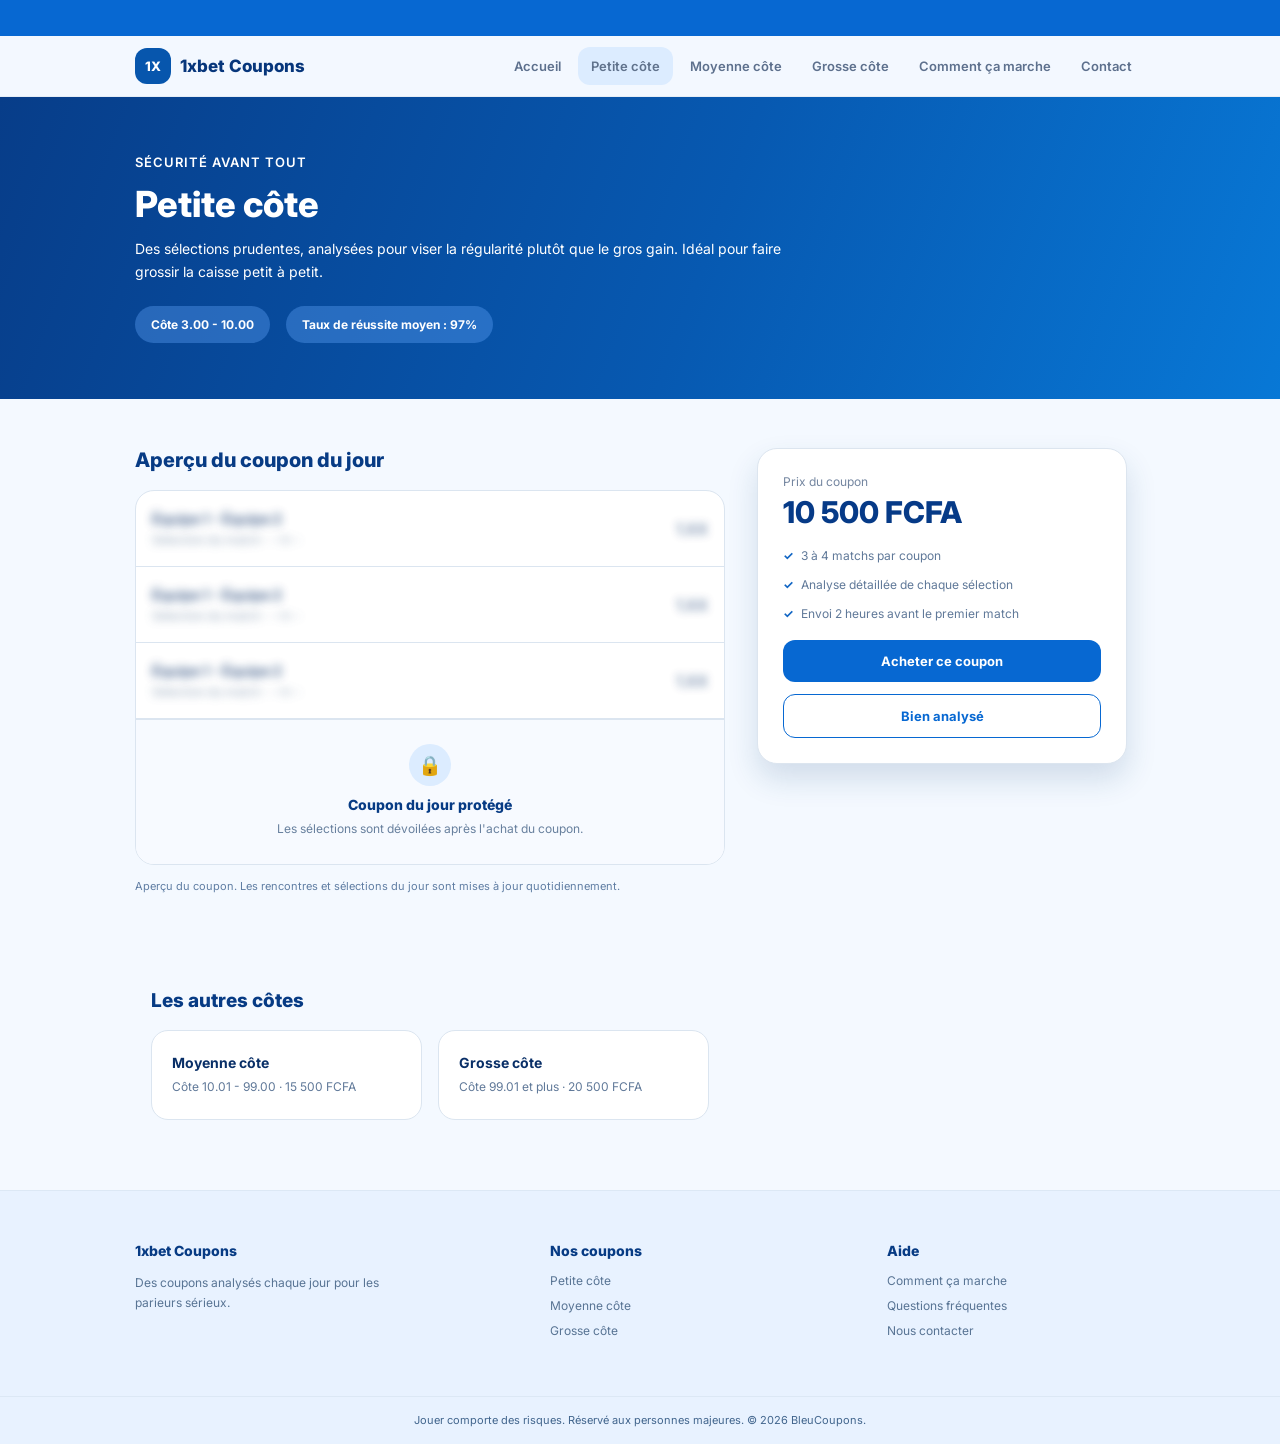
<file: Petite côte.html>
<!DOCTYPE html>
<html lang="fr">
<head>
    <meta charset="UTF-8">
    <meta name="viewport" content="width=device-width, initial-scale=1.0">

    <title>BleuCoupons - Petite côte</title>

    <link rel="stylesheet" href="Petite côte.css">

    <link rel="preconnect" href="https://fonts.googleapis.com">
    <link rel="preconnect" href="https://fonts.gstatic.com" crossorigin>

    <link href="https://fonts.googleapis.com/css2?family=Inter:wght@400;500;600;700;800&display=swap" rel="stylesheet">
</head>

<div class="announcement-bar">
    <div class="announcement-text">
        Vous recevrez votre code coupon sur WhatsApp sous 5 minutes après paiement.

    </div>
</div>

<body>

    <!-- ================= HEADER ================= -->

    <header class="header">

        <div class="header-container">

            <a href="index.html" class="logo">
                <span class="logo-box">1X</span>
                <span class="logo-text">1xbet Coupons</span>
            </a>

            <nav class="navigation">

                <a href="index.html">Accueil</a>

                <a href="Petite côte.html" class="active">
                    Petite côte
                </a>

                <a href="Moyenne côte.html">
                    Moyenne côte
                </a>

                <a href="Grosse côte.html">
                    Grosse côte
                </a>

                <a href="Comment ça marche.html">
                    Comment ça marche
                </a>

                <a href="Contact.html">
                    Contact
                </a>

            </nav>

        </div>

    </header>


    <!-- ================= HERO ================= -->

    <section class="coupon-hero">

        <div class="coupon-hero-container">

            <div class="coupon-label">
                SÉCURITÉ AVANT TOUT
            </div>

            <h1>
                Petite côte
            </h1>

            <p>
                Des sélections prudentes, analysées pour viser la régularité
                plutôt que le gros gain. Idéal pour faire grossir la caisse
                petit à petit.
            </p>

            <div class="coupon-badges">

                <span>
                    Côte 3.00 - 10.00
                </span>

                <span>
                    Taux de réussite moyen : 97%
                </span>

            </div>

        </div>

    </section>


    <!-- ================= COUPON ================= -->

    <main class="coupon-main">

        <div class="coupon-container">


                        <!-- LISTE DES MATCHS -->

            <section class="coupon-preview">

                <h2>
                    Aperçu du coupon du jour
                </h2>

                <div class="matches-card">

                    <!-- MATCH 1 MASQUÉ -->

                    <div class="match">

                        <div class="match-info">

                            <strong class="blur-text">
                                Équipe 1 - Équipe 2
                            </strong>

                            <small class="blur-text">
                                Sélection du match · --h--
                            </small>

                        </div>

                        <span class="odds blur-odds">
                            1.XX
                        </span>

                    </div>


                    <!-- MATCH 2 MASQUÉ -->

                    <div class="match">

                        <div class="match-info">

                            <strong class="blur-text">
                                Équipe 1 - Équipe 2
                            </strong>

                            <small class="blur-text">
                                Sélection du match · --h--
                            </small>

                        </div>

                        <span class="odds blur-odds">
                            1.XX
                        </span>

                    </div>


                    <!-- MATCH 3 MASQUÉ -->

                    <div class="match">

                        <div class="match-info">

                            <strong class="blur-text">
                                Équipe 1 - Équipe 2
                            </strong>

                            <small class="blur-text">
                                Sélection du match · --h--
                            </small>

                        </div>

                        <span class="odds blur-odds">
                            1.XX
                        </span>

                    </div>


                    <!-- COUPON VERROUILLÉ -->

                    <div class="coupon-locked">

                        <div class="lock-icon">
                            🔒
                        </div>

                        <strong>
                            Coupon du jour protégé
                        </strong>

                        <p>
                            Les sélections sont dévoilées après l'achat du coupon.
                        </p>

                    </div>

                </div>

                <p class="coupon-note">
                    Aperçu du coupon. Les rencontres et sélections du jour sont mises à jour quotidiennement.
                </p>

            </section>


            <!-- ================= CARTE ACHAT ================= -->

            <aside class="purchase-card">

                <div class="price-label">
                    Prix du coupon
                </div>

                <div class="price">
                    10 500 FCFA
                </div>

                <ul class="advantages">

                    <li>
                        3 à 4 matchs par coupon
                    </li>

                    <li>
                        Analyse détaillée de chaque sélection
                    </li>

                    <li>
                        Envoi 2 heures avant le premier match
                    </li>

                </ul>

                <a
    href="https://new.sebpay.bj/pay/petite-cote-u9FmvG"
    class="buy-button">

    Acheter ce coupon

</a>

                <button
                    class="question-button"
                    onclick="poserQuestion()">

                   Bien analysé

                </button>

            </aside>


            


        <!-- ================= AUTRES COTES ================= -->

        <section class="other-cotes">

            <div class="other-container">

                <h2>
                    Les autres côtes
                </h2>


                <div class="cotes-grid">


                    <a
                        href="moyenne-cote.html"
                        class="cote-card">

                        <strong>
                            Moyenne côte
                        </strong>

                        <span>
                            Côte 10.01 - 99.00 · 15 500 FCFA
                        </span>

                    </a>


                    <a
                        href="grosse-cote.html"
                        class="cote-card">

                        <strong>
                            Grosse côte
                        </strong>

                        <span>
                            Côte 99.01 et plus · 20 500 FCFA
                        </span>

                    </a>

                </div>

            </div>

        </section>

    </main>


    <!-- ================= FOOTER ================= -->

    <footer class="footer">

        <div class="footer-container">


            <div class="footer-column">

                <h3>
                    1xbet Coupons
                </h3>

                <p>
                    Des coupons analysés chaque jour pour les parieurs sérieux.
                </p>

            </div>


            <div class="footer-column">

                <h3>
                    Nos coupons
                </h3>

                <a href="Petite côte.html">
                    Petite côte
                </a>

                <a href="Moyenne côte.html">
                    Moyenne côte
                </a>

                <a href="Grosse côte.html">
                    Grosse côte
                </a>

            </div>


            <div class="footer-column">

                <h3>
                    Aide
                </h3>

                <a href="Comment ça marche.html">
                    Comment ça marche
                </a>

                <a href="#">
                    Questions fréquentes
                </a>

                <a href="Contact.html">
                    Nous contacter
                </a>

            </div>

        </div>


        <div class="footer-bottom">

            Jouer comporte des risques. Réservé aux personnes majeures.
            © 2026 BleuCoupons.

        </div>

    </footer>


    <script src="Petite côte.js"></script>

</body>
</html>
</file>
<file: style.css>
* {
    margin: 0;
    padding: 0;
    box-sizing: border-box;
}

html {
    scroll-behavior: smooth;
}

body {
    font-family: "Inter", sans-serif;
    background: #f4f9ff;
    color: #073b84;
}


.announcement-bar {
    width: 100%;
    height: 36px;
    background: #0768d2;
    overflow: hidden;
    display: flex;
    align-items: center;
    white-space: nowrap;
}

.announcement-text {
    display: inline-block;
    padding-left: 100%;
    animation: defilement 20s linear infinite;
    color: #ffffff;
    font-size: 10px;
    font-weight: 500;
}

@keyframes defilement {
    from {
        transform: translateX(0);
    }

    to {
        transform: translateX(-100%);
    }
}

/* ================= HEADER ================= */

.header {
    height: 62px;
    background: #f3f8ff;
    border-bottom: 1px solid #e2ebf5;

    position: sticky;
    top: 0;
    z-index: 1000;
}

.header-container {
    width: 1010px;
    max-width: calc(100% - 32px);
    height: 100%;
    margin: auto;

    display: flex;
    align-items: center;
    justify-content: space-between;
}


/* LOGO */

.logo {
    display: flex;
    align-items: center;
    gap: 8px;

    text-decoration: none;
}

.logo-box {
    width: 36px;
    height: 36px;

    background: #0758ad;
    color: white;

    border-radius: 12px;

    display: flex;
    align-items: center;
    justify-content: center;

    font-size: 13px;
    font-weight: 800;
}

.logo-text {
    color: #073b84;

    font-size: 17px;
    font-weight: 800;
}


/* NAVIGATION */

.navigation {
    display: flex;
    align-items: center;
    gap: 7px;
}

.navigation a {
    color: #5c708d;

    text-decoration: none;

    font-size: 13px;
    font-weight: 600;

    padding: 10px 12px;

    border-radius: 12px;

    transition: 0.2s;
}

.navigation a:hover {
    background: #e4effd;
}

.navigation a.active {
    background: #dcecff;
    color: #5c708d;
}


/* ================= HERO ================= */

.hero {
    min-height: 524px;

    background: linear-gradient(
        110deg,
        #073d89 0%,
        #0759b1 55%,
        #0878d6 100%
    );

    color: white;

    display: flex;
    justify-content: center;
    align-items: center;

    text-align: center;
}

.hero-content {
    width: 100%;
    max-width: 1000px;

    margin-top: -8px;
}

.hero-label {
    font-size: 13px;
    font-weight: 700;

    letter-spacing: 2px;

    margin-bottom: 25px;

    color: #dbeaff;
}

.hero h1 {
    font-size: 47px;
    line-height: 1.28;

    font-weight: 800;

    letter-spacing: -1.2px;

    margin-bottom: 20px;
}

.hero p {
    font-size: 15px;
    line-height: 1.55;

    color: white;

    margin-bottom: 33px;
}

.hero-buttons {
    display: flex;
    justify-content: center;
    gap: 12px;
}

.hero-button {
    min-width: 181px;

    padding: 14px 24px;

    border-radius: 12px;

    text-decoration: none;

    font-size: 13px;
    font-weight: 700;

    transition: 0.2s;
}

.hero-button.primary {
    background: white;
    color: #073d89;
}

.hero-button.primary:hover {
    transform: translateY(-1px);
}

.hero-button.secondary {
    border: 1px solid rgba(255,255,255,0.6);
    color: white;
    background: transparent;
}

.hero-button.secondary:hover {
    background: rgba(255,255,255,0.08);
}


/* ================= TYPES SECTION ================= */

.types-section {
    background: #f4f9ff;

    padding: 66px 0 62px;
}

.section-container {
    width: 1010px;
    max-width: calc(100% - 32px);

    margin: auto;
}

.section-heading {
    text-align: center;

    margin-bottom: 41px;
}

.section-heading h2 {
    color: #063a84;

    font-size: 29px;
    font-weight: 800;

    margin-bottom: 14px;
}

.section-heading p {
    color: #587495;

    font-size: 14px;
}


/* CARDS */

.types-grid {
    display: grid;

    grid-template-columns: repeat(3, 1fr);

    gap: 25px;
}

.type-card {
    min-height: 372px;

    background: white;

    border: 1px solid #dbe5f0;

    border-radius: 19px;

    padding: 24px;

    box-shadow: 0 15px 30px rgba(28, 76, 130, 0.12);

    display: flex;
    flex-direction: column;
}

.type-badge {
    width: fit-content;

    background: #dcecff;
    color: #0758b3;

    border-radius: 20px;

    padding: 6px 12px;

    font-size: 11px;
    font-weight: 600;

    margin-bottom: 19px;
}

.type-card h3 {
    color: #062e67;

    font-size: 19px;
    font-weight: 800;

    margin-bottom: 8px;
}

.cote {
    color: #005bd1;

    font-size: 13px;
    font-weight: 600;

    margin-bottom: 16px;
}

.type-card > p {
    color: #607999;

    font-size: 13px;
    line-height: 1.55;

    margin-bottom: 20px;
}

.card-price {
    color: #063a84;

    font-size: 24px;
    font-weight: 800;

    margin-top: auto;

    margin-bottom: 18px;
}

.card-button,
.outline-button {
    width: 100%;

    height: 41px;

    border-radius: 12px;

    font-family: inherit;

    font-size: 13px;
    font-weight: 700;

    cursor: pointer;

    text-decoration: none;

    display: flex;
    align-items: center;
    justify-content: center;
}

.card-button {
    background: #0868d3;

    color: white;

    border: 1px solid #0868d3;

    margin-bottom: 8px;
}

.card-button:hover {
    background: #075bbc;
}

.outline-button {
    background: white;

    color: #075fd0;

    border: 1px solid #0768d3;
}

.outline-button:hover {
    background: #f1f7ff;
}


/* ================= AVANTAGES ================= */

.advantages-section {
    background: #e7f2ff;

    padding: 65px 0;
}

.advantages-container {
    width: 1010px;
    max-width: calc(100% - 32px);

    margin: auto;

    display: grid;

    grid-template-columns: repeat(3, 1fr);

    gap: 25px;
}

.advantage-card {
    background: white;

    border: 1px solid #dbe5f0;

    border-radius: 16px;

    padding: 26px 24px;

    min-height: 121px;
}

.advantage-card h3 {
    color: #073b84;

    font-size: 14px;
    font-weight: 700;

    margin-bottom: 12px;
}

.advantage-card p {
    color: #607999;

    font-size: 12px;
    line-height: 1.65;
}


/* ================= CTA ================= */

.cta-section {
    background: #f4f9ff;

    min-height: 320px;

    display: flex;
    align-items: center;
    justify-content: center;

    text-align: center;
}

.cta-container {
    width: 100%;
    max-width: 1000px;

    padding: 45px 20px;
}

.cta-container h2 {
    color: #063a84;

    font-size: 24px;
    font-weight: 800;

    margin-bottom: 15px;
}

.cta-container p {
    color: #607999;

    font-size: 14px;

    margin-bottom: 27px;
}

.cta-buttons {
    display: flex;
    justify-content: center;

    gap: 12px;
}

.cta-button {
    min-width: 164px;

    padding: 14px 20px;

    border-radius: 12px;

    text-decoration: none;

    font-size: 13px;
    font-weight: 700;
}

.cta-button.primary {
    background: #0868d3;
    color: white;
}

.cta-button.secondary {
    border: 1px solid #0868d3;
    color: #075fd0;
    background: white;
}


/* ================= FOOTER ================= */

.footer {
    background: #e7f2ff;

    border-top: 1px solid #dbe7f4;
}

.footer-container {
    width: 1010px;
    max-width: calc(100% - 32px);

    margin: auto;

    padding: 49px 0 46px;

    display: grid;

    grid-template-columns: 1.3fr 1fr 1fr;

    gap: 80px;
}

.footer-column {
    display: flex;
    flex-direction: column;
}

.footer-column h3 {
    color: #063a84;

    font-size: 14px;
    font-weight: 800;

    margin-bottom: 14px;
}

.footer-column p {
    max-width: 290px;

    color: #587495;

    font-size: 12px;
    line-height: 1.7;
}

.footer-column a {
    color: #587495;

    text-decoration: none;

    font-size: 12px;

    margin-bottom: 10px;
}

.footer-column a:hover {
    color: #0868d3;
}

.footer-bottom {
    border-top: 1px solid #dbe7f4;

    min-height: 49px;

    display: flex;
    align-items: center;
    justify-content: center;

    text-align: center;

    padding: 10px 20px;

    color: #41658d;

    font-size: 11px;
}


/* ================= RESPONSIVE ================= */

@media (max-width: 900px) {

    .navigation a {
        padding: 9px 7px;
        font-size: 14px;
    }

    .types-grid {
        grid-template-columns: 1fr;
    }

    .type-card {
        min-height: auto;
    }

    .advantages-container {
        grid-template-columns: 1fr;
    }

    .footer-container {
        grid-template-columns: 1fr 1fr;

        gap: 35px;
    }

    .footer-column:first-child {
        grid-column: 1 / -1;
    }
}


@media (max-width: 650px) {

    .header {
        height: auto;
    }

    .header-container {
        padding: 11px 0;

        flex-direction: column;

        gap: 10px;
    }

    .navigation {
        width: 100%;

        overflow-x: auto;

        justify-content: flex-start;

        padding-bottom: 2px;
    }

    .navigation a {
        white-space: nowrap;
    }

    .hero {
        min-height: 540px;
    }

    .hero-content {
        padding: 40px 20px;
    }

    .hero-label {
        font-size: 11px;

        letter-spacing: 1.5px;

        margin-bottom: 20px;
    }

    .hero h1 {
        font-size: 31px;

        line-height: 1.3;

        letter-spacing: -0.5px;
    }

    .hero p {
        font-size: 13px;
    }

    .hero p br {
        display: none;
    }

    .hero-buttons {
        flex-direction: column;

        align-items: center;
    }

    .hero-button {
        width: 100%;
        max-width: 280px;
    }

    .section-heading h2 {
        font-size: 24px;
    }

    .section-heading p {
        line-height: 1.6;
    }

    .types-section {
        padding: 48px 0;
    }

    .advantages-section {
        padding: 45px 0;
    }

    .cta-section {
        min-height: 300px;
    }

    .cta-buttons {
        flex-direction: column;

        align-items: center;
    }

    .cta-button {
        width: 100%;
        max-width: 280px;
    }

    .footer-container {
        grid-template-columns: 1fr;

        gap: 30px;

        padding: 38px 0;
    }

    .footer-column:first-child {
        grid-column: auto;
    }
}
</file>
<file: Comment ça marche.css>
* {
    margin: 0;
    padding: 0;
    box-sizing: border-box;
}

html {
    scroll-behavior: smooth;
}

body {
    font-family: "Inter", sans-serif;
    background: #f4f9ff;
    color: #073b84;
}


/* ================= HEADER ================= */

.header {
    height: 62px;

    background: #f3f8ff;

    border-bottom: 1px solid #e2ebf5;

    position: sticky;
    top: 0;

    z-index: 1000;
}

.header-container {
    width: 1010px;
    max-width: calc(100% - 32px);

    height: 100%;

    margin: auto;

    display: flex;
    align-items: center;
    justify-content: space-between;
}


/* LOGO */

.logo {
    display: flex;
    align-items: center;

    gap: 8px;

    text-decoration: none;
}

.logo-box {
    width: 36px;
    height: 36px;

    background: #0758ad;

    color: white;

    border-radius: 12px;

    display: flex;
    align-items: center;
    justify-content: center;

    font-size: 13px;
    font-weight: 800;
}

.logo-text {
    color: #073b84;

    font-size: 17px;
    font-weight: 800;
}


/* NAVIGATION */

.navigation {
    display: flex;
    align-items: center;

    gap: 4px;
}

.navigation a {
    color: #5c708d;

    text-decoration: none;

    font-size: 13px;
    font-weight: 600;

    padding: 10px 12px;

    border-radius: 12px;

    transition: 0.2s;
}

.navigation a:hover {
    background: #e4effd;
}

.navigation a.active {
    background: #dcecff;

    color: #5c708d;
}


/* ================= PAGE ================= */

.how-page {
    min-height: 525px;

    background: #f4f9ff;

    padding-top: 68px;

    padding-bottom: 80px;
}

.how-container {
    width: 864px;
    max-width: calc(100% - 32px);

    margin: auto;
}


/* ================= TITRE ================= */

.how-heading {
    margin-bottom: 40px;
}

.how-heading h1 {
    color: #063a84;

    font-size: 29px;

    font-weight: 800;

    margin-bottom: 13px;
}

.how-heading p {
    color: #607999;

    font-size: 14px;

    line-height: 1.6;
}


/* ================= ÉTAPES ================= */

.step-card {
    min-height: 98px;

    background: white;

    border: 1px solid #dbe5f0;

    border-radius: 19px;

    padding: 23px 24px;

    margin-bottom: 16px;

    display: flex;
    align-items: center;

    gap: 16px;
}

.step-number {
    width: 40px;
    height: 40px;

    flex-shrink: 0;

    border-radius: 50%;

    background: #0758ad;

    color: white;

    display: flex;
    align-items: center;
    justify-content: center;

    font-size: 16px;
    font-weight: 700;
}

.step-content h2 {
    color: #092f67;

    font-size: 14px;

    font-weight: 700;

    margin-bottom: 7px;
}

.step-content p {
    color: #607999;

    font-size: 13px;

    line-height: 1.5;
}


/* ================= BOUTONS ================= */

.how-buttons {
    display: flex;

    gap: 12px;

    margin-top: 39px;
}

.how-button {
    min-width: 163px;

    padding: 14px 22px;

    border-radius: 12px;

    text-decoration: none;

    text-align: center;

    font-size: 13px;
    font-weight: 700;
}

.how-button.primary {
    background: #0868d3;

    color: white;
}

.how-button.secondary {
    background: white;

    border: 1px solid #0868d3;

    color: #075fd0;
}


/* ================= FOOTER ================= */

.footer {
    background: #e7f2ff;

    border-top: 1px solid #dbe7f4;
}

.footer-container {
    width: 1010px;
    max-width: calc(100% - 32px);

    margin: auto;

    padding: 49px 0 46px;

    display: grid;

    grid-template-columns: 1.3fr 1fr 1fr;

    gap: 80px;
}

.footer-column {
    display: flex;

    flex-direction: column;
}

.footer-column h3 {
    color: #063a84;

    font-size: 14px;

    font-weight: 800;

    margin-bottom: 14px;
}

.footer-column p {
    max-width: 290px;

    color: #587495;

    font-size: 12px;

    line-height: 1.7;
}

.footer-column a {
    color: #587495;

    text-decoration: none;

    font-size: 12px;

    margin-bottom: 10px;
}

.footer-column a:hover {
    color: #0868d3;
}

.footer-bottom {
    border-top: 1px solid #dbe7f4;

    min-height: 49px;

    display: flex;

    align-items: center;
    justify-content: center;

    text-align: center;

    padding: 10px 20px;

    color: #41658d;

    font-size: 11px;
}


/* ================= RESPONSIVE ================= */

@media (max-width: 900px) {

    .navigation a {
        padding: 9px 7px;

        font-size: 14px;
    }

    .footer-container {
        grid-template-columns: 1fr 1fr;

        gap: 35px;
    }
}


@media (max-width: 650px) {

    .header {
        height: auto;
    }

    .header-container {
        padding: 11px 0;

        flex-direction: column;

        gap: 10px;
    }

    .navigation {
        width: 100%;

        overflow-x: auto;

        justify-content: flex-start;
    }

    .navigation a {
        white-space: nowrap;
    }

    .how-page {
        padding-top: 42px;

        padding-bottom: 55px;
    }

    .how-heading h1 {
        font-size: 25px;
    }

    .step-card {
        padding: 20px;

        align-items: flex-start;
    }

    .step-number {
        width: 38px;
        height: 38px;
    }

    .how-buttons {
        flex-direction: column;

        align-items: stretch;

        margin-top: 30px;
    }

    .footer-container {
        grid-template-columns: 1fr;

        gap: 30px;

        padding: 38px 0;
    }
}
</file>
<file: Contact.css>
* {
    margin: 0;
    padding: 0;
    box-sizing: border-box;
}

html {
    scroll-behavior: smooth;
}

body {
    font-family: "Inter", sans-serif;
    background: #f4f9ff;
    color: #073b84;
}


/* ================= HEADER ================= */

.header {
    height: 62px;

    background: #f3f8ff;

    border-bottom: 1px solid #e2ebf5;

    position: sticky;
    top: 0;

    z-index: 1000;
}

.header-container {
    width: 1010px;
    max-width: calc(100% - 32px);

    height: 100%;

    margin: auto;

    display: flex;
    align-items: center;
    justify-content: space-between;
}


/* LOGO */

.logo {
    display: flex;
    align-items: center;

    gap: 8px;

    text-decoration: none;
}

.logo-box {
    width: 36px;
    height: 36px;

    background: #0758ad;

    color: white;

    border-radius: 12px;

    display: flex;
    align-items: center;
    justify-content: center;

    font-size: 13px;
    font-weight: 800;
}

.logo-text {
    color: #073b84;

    font-size: 17px;
    font-weight: 800;
}


/* NAVIGATION */

.navigation {
    display: flex;
    align-items: center;

    gap: 4px;
}

.navigation a {
    color: #5c708d;

    text-decoration: none;

    font-size: 13px;
    font-weight: 600;

    padding: 10px 12px;

    border-radius: 12px;

    transition: 0.2s;
}

.navigation a:hover {
    background: #e4effd;
}

.navigation a.active {
    background: #dcecff;

    color: #5c708d;
}


/* ================= CONTACT ================= */

.contact-page {
    min-height: 525px;

    background: #f4f9ff;

    padding-top: 64px;

    padding-bottom: 90px;
}

.contact-container {
    width: 736px;
    max-width: calc(100% - 32px);

    margin: auto;
}


/* TITRE */

.contact-heading {
    margin-bottom: 34px;
}

.contact-heading h1 {
    color: #063a84;

    font-size: 30px;

    font-weight: 800;

    margin-bottom: 12px;
}

.contact-heading p {
    color: #607999;

    font-size: 14px;

    line-height: 1.6;
}


/* ================= FORMULAIRE ================= */

.contact-form {
    background: white;

    border: 1px solid #dbe5f0;

    border-radius: 19px;

    padding: 25px 24px 16px;

    box-shadow: 0 10px 25px rgba(28, 76, 130, 0.03);
}

.form-group {
    margin-bottom: 20px;
}

.form-group label {
    display: block;

    color: #092f67;

    font-size: 13px;

    font-weight: 700;

    margin-bottom: 7px;
}

.form-group input,
.form-group textarea {
    width: 100%;

    background: #f4f9ff;

    border: 1px solid #d8e4f0;

    border-radius: 12px;

    outline: none;

    font-family: inherit;

    font-size: 13px;

    color: #092f67;

    transition: 0.2s;
}

.form-group input {
    height: 38px;

    padding: 0 12px;
}

.form-group textarea {
    height: 118px;

    padding: 12px;

    resize: vertical;
}

.form-group input:focus,
.form-group textarea:focus {
    border-color: #0768d3;

    background: white;
}


/* BOUTON */

.send-button {
    width: 100%;

    height: 44px;

    border: none;

    border-radius: 12px;

    background: #0868d3;

    color: white;

    font-family: inherit;

    font-size: 13px;

    font-weight: 700;

    cursor: pointer;

    transition: 0.2s;
}

.send-button:hover {
    background: #075bbc;
}


/* ================= FOOTER ================= */

.footer {
    background: #e7f2ff;

    border-top: 1px solid #dbe7f4;
}

.footer-container {
    width: 1010px;
    max-width: calc(100% - 32px);

    margin: auto;

    padding: 49px 0 46px;

    display: grid;

    grid-template-columns: 1.3fr 1fr 1fr;

    gap: 80px;
}

.footer-column {
    display: flex;

    flex-direction: column;
}

.footer-column h3 {
    color: #063a84;

    font-size: 14px;

    font-weight: 800;

    margin-bottom: 14px;
}

.footer-column p {
    max-width: 290px;

    color: #587495;

    font-size: 12px;

    line-height: 1.7;
}

.footer-column a {
    color: #587495;

    text-decoration: none;

    font-size: 12px;

    margin-bottom: 10px;
}

.footer-column a:hover {
    color: #0868d3;
}

.footer-bottom {
    border-top: 1px solid #dbe7f4;

    min-height: 49px;

    display: flex;

    align-items: center;
    justify-content: center;

    text-align: center;

    padding: 10px 20px;

    color: #41658d;

    font-size: 11px;
}


/* ================= RESPONSIVE ================= */

@media (max-width: 900px) {

    .navigation a {
        padding: 9px 7px;

        font-size: 14px;
    }

    .footer-container {
        grid-template-columns: 1fr 1fr;

        gap: 35px;
    }
}


@media (max-width: 650px) {

    .header {
        height: auto;
    }

    .header-container {
        padding: 11px 0;

        flex-direction: column;

        gap: 10px;
    }

    .navigation {
        width: 100%;

        overflow-x: auto;

        justify-content: flex-start;
    }

    .navigation a {
        white-space: nowrap;
    }

    .contact-page {
        padding-top: 42px;

        padding-bottom: 60px;
    }

    .contact-heading h1 {
        font-size: 26px;
    }

    .contact-heading p {
        font-size: 13px;
    }

    .contact-form {
        padding: 22px 18px 16px;
    }

    .footer-container {
        grid-template-columns: 1fr;

        gap: 30px;

        padding: 38px 0;
    }
}
</file>
<file: Grosse côte.css>
* {
    margin: 0;
    padding: 0;
    box-sizing: border-box;
}

body {
    font-family: "Inter", sans-serif;
    background: #f3f8ff;
    color: #062d6b;
}

.announcement-bar {
    width: 100%;
    height: 36px;
    background: #0768d2;
    overflow: hidden;
    display: flex;
    align-items: center;
    white-space: nowrap;
}

.announcement-text {
    display: inline-block;
    padding-left: 100%;
    animation: defilement 15s linear infinite;
    color: #ffffff;
    font-size: 16px;
    font-weight: 500;
}

@keyframes defilement {
    from {
        transform: translateX(0);
    }

    to {
        transform: translateX(-100%);
    }
}


/* =========================
   HEADER
========================= */

.header {
    height: 61px;
    background: #f3f8ff;
}

.header-container {
    height: 100%;
    max-width: 1010px;
    margin: auto;

    display: flex;
    align-items: center;
    justify-content: space-between;
}

/* LOGO */

.logo {
    display: flex;
    align-items: center;
    gap: 9px;

    text-decoration: none;
}

.logo-box {
    width: 36px;
    height: 36px;

    border-radius: 12px;

    background: #0756ad;
    color: white;

    display: flex;
    align-items: center;
    justify-content: center;

    font-size: 13px;
    font-weight: 800;
}

.logo-text {
    font-size: 17px;
    font-weight: 800;
    color: #07367b;
}

/* NAVIGATION */

.navigation {
    display: flex;
    align-items: center;
    gap: 7px;
}

.navigation a {
    text-decoration: none;

    color: #5d708d;

    font-size: 13px;
    font-weight: 600;

    padding: 11px 13px;

    border-radius: 12px;

    transition: 0.2s;
}

.navigation a:hover {
    background: #e5f0ff;
}

.navigation a.active {
    background: #dcecff;
    color: #60728c;
}


/* =========================
   HERO
========================= */

.hero {
    background: linear-gradient(
        110deg,
        #083d88 0%,
        #0758ae 55%,
        #0875d3 100%
    );

    color: white;
}

.hero-container {
    max-width: 1010px;
    margin: auto;
}

.hero-content {
    padding-top: 57px;
    padding-bottom: 56px;
}

.hero-small-title {
    font-size: 13px;
    font-weight: 600;
    letter-spacing: 1px;

    margin-bottom: 14px;
}

.hero h1 {
    font-size: 36px;
    line-height: 1.1;

    font-weight: 800;

    margin-bottom: 11px;
}

.hero p {
    max-width: 650px;

    font-size: 14px;
    line-height: 1.7;

    color: #ffffff;
}

.hero-badges {
    display: flex;
    gap: 16px;

    margin-top: 22px;
}

.hero-badges span {
    background: rgba(100, 170, 255, 0.35);

    padding: 11px 16px;

    border-radius: 25px;

    font-size: 12px;
    font-weight: 700;
}


/* =========================
   MAIN CONTENT
========================= */

.main-content {
    background: #f3f8ff;
}

.content-container {
    max-width: 1010px;
    margin: auto;

    padding-top: 49px;

    display: grid;

    grid-template-columns: 590px 370px;

    gap: 32px;

    align-items: start;
}


/* =========================
   COUPON SECTION
========================= */

.coupon-section h2 {
    font-size: 20px;
    font-weight: 800;

    color: #073b84;

    margin-bottom: 17px;
}

.matches-card {
    background: white;

    border: 1px solid #dbe5f0;

    border-radius: 19px;

    overflow: hidden;
}

.match {
    min-height: 76px;

    padding: 17px 16px;

    display: flex;
    align-items: center;
    justify-content: space-between;

    border-bottom: 1px solid #dbe5f0;
}

.match:last-child {
    border-bottom: none;
}

.match strong {
    display: block;

    color: #092f67;

    font-size: 14px;
    font-weight: 700;

    margin-bottom: 5px;
}

.match small {
    display: block;

    color: #68809e;

    font-size: 12px;
}

.odds {
    min-width: 52px;

    padding: 8px 11px;

    text-align: center;

    border-radius: 10px;

    background: #dcecff;

    color: #064194;

    font-size: 13px;
    font-weight: 800;
}

/* ================= MATCHS MASQUÉS ================= */

.blur-text {
    filter: blur(5px);
    user-select: none;
    opacity: 0.75;
}

.blur-odds {
    filter: blur(4px);
    user-select: none;
    opacity: 0.75;
}

/* ================= COUPON VERROUILLÉ ================= */

.coupon-locked {
    padding: 24px 20px 26px;
    text-align: center;
    background: #f7faff;
    border-top: 1px solid #dbe5f0;
}

.lock-icon {
    width: 42px;
    height: 42px;

    margin: 0 auto 10px;

    display: flex;
    align-items: center;
    justify-content: center;

    background: #dcecff;
    border-radius: 50%;

    font-size: 19px;
}

.coupon-locked strong {
    display: block;

    color: #073b84;

    font-size: 14px;
    font-weight: 800;

    margin-bottom: 6px;
}

.coupon-locked p {
    max-width: 390px;

    margin: auto;

    color: #68809e;

    font-size: 12px;
    line-height: 1.6;
}


/* =========================
   PURCHASE CARD
========================= */

.purchase-card {
    background: white;

    border: 1px solid #dce5ef;

    border-radius: 20px;

    padding: 25px;

    box-shadow: 0 12px 30px rgba(24, 72, 125, 0.08);
}

.price-label {
    color: #7486a0;

    font-size: 12px;

    margin-bottom: 5px;
}

.price {
    color: #063a87;

    font-size: 30px;

    font-weight: 800;

    margin-bottom: 18px;
}

.advantages {
    list-style: none;

    margin-bottom: 17px;
}

.advantages li {
    position: relative;

    padding-left: 18px;

    margin-bottom: 12px;

    color: #607999;

    font-size: 12px;

    line-height: 1.4;
}

.advantages li::before {
    content: "✓";

    position: absolute;
    left: 0;
    top: 0;

    color: #1266c4;

    font-weight: 700;
}

.buy-button {
    width: 100%;

    border: none;

    background: #0768d2;

    color: white;

    padding: 13px;

    border-radius: 12px;

    font-size: 13px;
    font-weight: 700;

    cursor: pointer;

    transition: 0.2s;
    display: block;
text-align: center;
text-decoration: none;
}

.buy-button:hover {
    background: #0559b4;
}


/* =========================
   RESPONSIVE
========================= */

@media (max-width: 900px) {

    .header-container,
    .hero-container,
    .content-container {
        width: calc(100% - 32px);
    }

    .navigation {
        gap: 2px;
    }

    .navigation a {
        padding: 9px 7px;
        font-size: 14px;
    }

    .content-container {
        grid-template-columns: 1fr;
    }

    .purchase-card {
        width: 100%;
    }
}


@media (max-width: 650px) {

    .header {
        height: auto;
    }

    .header-container {
        padding: 12px 0;

        flex-direction: column;
        gap: 12px;
    }

    .navigation {
        width: 100%;

        overflow-x: auto;

        justify-content: flex-start;

        padding-bottom: 3px;
    }

    .navigation a {
        white-space: nowrap;
    }

    .hero-content {
        padding-top: 40px;
        padding-bottom: 40px;
    }

    .hero h1 {
        font-size: 30px;
    }

    .hero p {
        font-size: 13px;
    }

    .hero-badges {
        flex-wrap: wrap;
        gap: 8px;
    }

    .content-container {
        padding-top: 32px;

        grid-template-columns: 1fr;

        gap: 25px;
    }

    .coupon-section h2 {
        font-size: 18px;
    }
}


/* =========================
   NOTE DU COUPON
========================= */

.coupon-note {
    margin-top: 13px;

    color: #5f7da3;

    font-size: 11px;
    line-height: 1.5;
}


/* =========================
   BOUTON QUESTION
========================= */

.question-button {
    width: 100%;

    margin-top: 12px;

    padding: 13px;

    border-radius: 12px;

    border: 1px solid #0768d2;

    background: white;

    color: #0768d2;

    font-size: 13px;
    font-weight: 700;

    cursor: pointer;

    transition: 0.2s;
}

.question-button:hover {
    background: #f0f7ff;
}


/* =========================
   AUTRES CÔTES
========================= */

.other-cotes {
    background: #f3f8ff;

    padding-top: 62px;
    padding-bottom: 70px;
}

.other-container {
    max-width: 1010px;
    margin: auto;
}

.other-container h2 {
    color: #073b84;

    font-size: 19px;
    font-weight: 800;

    margin-bottom: 18px;
}

.cotes-grid {
    display: grid;

    grid-template-columns: 1fr 1fr;

    gap: 16px;
}

.cote-card {
    min-height: 90px;

    background: white;

    border: 1px solid #dbe5f0;

    border-radius: 17px;

    padding: 23px 20px;

    text-decoration: none;

    display: flex;
    flex-direction: column;

    gap: 8px;

    transition: 0.2s;
}

.cote-card:hover {
    transform: translateY(-2px);

    box-shadow: 0 8px 20px rgba(24, 72, 125, 0.08);
}

.cote-card strong {
    color: #092f67;

    font-size: 14px;
    font-weight: 700;
}

.cote-card span {
    color: #607999;

    font-size: 12px;
}


/* =========================
   RESPONSIVE
========================= */

@media (max-width: 900px) {

    .other-container {
        width: calc(100% - 32px);
    }

    .cotes-grid {
        grid-template-columns: 1fr;
    }
}

/* =========================
   FOOTER
========================= */

.footer {
    background: #e8f2ff;

    border-top: 1px solid #dce8f5;

    color: #526f95;
}

.footer-container {
    max-width: 1010px;
    margin: auto;

    padding-top: 51px;
    padding-bottom: 48px;

    display: grid;
    grid-template-columns: 1.3fr 1fr 1fr;

    gap: 80px;
}

.footer-column {
    display: flex;
    flex-direction: column;
}

.footer-column h3 {
    color: #073b84;

    font-size: 14px;
    font-weight: 800;

    margin-bottom: 14px;
}

.footer-column p {
    max-width: 280px;

    color: #587494;

    font-size: 12px;
    line-height: 1.7;
}

.footer-column a {
    color: #587494;

    text-decoration: none;

    font-size: 12px;

    margin-bottom: 10px;

    transition: 0.2s;
}

.footer-column a:hover {
    color: #0768d2;
}


/* =========================
   FOOTER BOTTOM
========================= */

.footer-bottom {
    border-top: 1px solid #dce8f5;

    min-height: 48px;

    display: flex;
    align-items: center;
    justify-content: center;

    text-align: center;

    padding: 12px 20px;

    color: #41658d;

    font-size: 11px;
}


/* =========================
   RESPONSIVE FOOTER
========================= */

@media (max-width: 900px) {

    .footer-container {
        width: calc(100% - 32px);

        grid-template-columns: 1fr 1fr;

        gap: 40px;
    }

    .footer-column:first-child {
        grid-column: 1 / -1;
    }
}


@media (max-width: 600px) {

    .footer-container {
        grid-template-columns: 1fr;

        gap: 30px;

        padding-top: 35px;
        padding-bottom: 35px;
    }

    .footer-column:first-child {
        grid-column: auto;
    }
}
</file>
<file: Moyenne côte.css>
* {
    margin: 0;
    padding: 0;
    box-sizing: border-box;
}

html {
    scroll-behavior: smooth;
}

body {
    font-family: "Inter", sans-serif;
    background: #f4f9ff;
    color: #073b84;
}

.announcement-bar {
    width: 100%;
    height: 36px;
    background: #0768d2;
    overflow: hidden;
    display: flex;
    align-items: center;
    white-space: nowrap;
}

.announcement-text {
    display: inline-block;
    padding-left: 100%;
    animation: defilement 20s linear infinite;
    color: #ffffff;
    font-size: 16px;
    font-weight: 500;
}

@keyframes defilement {
    from {
        transform: translateX(0);
    }

    to {
        transform: translateX(-100%);
    }
}


/* ================= HEADER ================= */

.header {
    height: 62px;
    background: #f3f8ff;
    border-bottom: 1px solid #e2ebf5;

    position: sticky;
    top: 0;
    z-index: 1000;
}

.header-container {
    width: 1010px;
    max-width: calc(100% - 32px);
    height: 100%;
    margin: auto;

    display: flex;
    align-items: center;
    justify-content: space-between;
}


/* LOGO */

.logo {
    display: flex;
    align-items: center;
    gap: 8px;
    text-decoration: none;
}

.logo-box {
    width: 36px;
    height: 36px;

    background: #0758ad;
    color: white;

    border-radius: 12px;

    display: flex;
    align-items: center;
    justify-content: center;

    font-size: 13px;
    font-weight: 800;
}

.logo-text {
    color: #073b84;

    font-size: 17px;
    font-weight: 800;
}


/* NAVIGATION */

.navigation {
    display: flex;
    align-items: center;
    gap: 4px;
}

.navigation a {
    color: #5c708d;

    text-decoration: none;

    font-size: 13px;
    font-weight: 600;

    padding: 10px 12px;

    border-radius: 12px;

    transition: 0.2s;
}

.navigation a:hover {
    background: #e4effd;
}

.navigation a.active {
    background: #dcecff;
    color: #5c708d;
}


/* ================= HERO ================= */

.coupon-hero {
    background: linear-gradient(
        110deg,
        #073d89 0%,
        #0759b1 55%,
        #0878d6 100%
    );

    color: white;
}

.coupon-hero-container {
    width: 1010px;
    max-width: calc(100% - 32px);

    margin: auto;

    padding-top: 57px;
    padding-bottom: 56px;
}

.coupon-label {
    font-size: 13px;
    font-weight: 600;

    letter-spacing: 1px;

    margin-bottom: 15px;
}

.coupon-hero h1 {
    font-size: 36px;
    line-height: 1.1;

    font-weight: 800;

    margin-bottom: 12px;
}

.coupon-hero p {
    max-width: 680px;

    font-size: 14px;
    line-height: 1.7;

    margin-bottom: 22px;
}

.coupon-badges {
    display: flex;
    gap: 16px;
}

.coupon-badges span {
    background: rgba(100, 170, 255, 0.35);

    padding: 11px 16px;

    border-radius: 25px;

    font-size: 12px;
    font-weight: 700;
}


/* ================= CONTENU ================= */

.coupon-main {
    background: #f4f9ff;
}

.coupon-container {
    width: 1010px;
    max-width: calc(100% - 32px);

    margin: auto;

    padding-top: 49px;

    display: grid;

    grid-template-columns: 590px 370px;

    gap: 32px;

    align-items: start;
}

.coupon-preview h2 {
    color: #073b84;

    font-size: 20px;
    font-weight: 800;

    margin-bottom: 18px;
}


/* ================= MATCHS ================= */

.matches-card {
    background: white;

    border: 1px solid #dbe5f0;

    border-radius: 19px;

    overflow: hidden;
}

.match {
    min-height: 76px;

    padding: 17px 16px;

    display: flex;

    align-items: center;
    justify-content: space-between;

    border-bottom: 1px solid #dbe5f0;
}

.match:last-child {
    border-bottom: none;
}

.match-info strong {
    display: block;

    color: #092f67;

    font-size: 14px;
    font-weight: 700;

    margin-bottom: 5px;
}

.match-info small {
    display: block;

    color: #68809e;

    font-size: 12px;
}

.odds {
    min-width: 52px;

    padding: 8px 11px;

    border-radius: 10px;

    background: #dcecff;

    color: #064194;

    text-align: center;

    font-size: 13px;
    font-weight: 800;
}

/* ================= MATCHS MASQUÉS ================= */

.blur-text {
    filter: blur(5px);
    user-select: none;
    opacity: 0.75;
}

.blur-odds {
    filter: blur(4px);
    user-select: none;
    opacity: 0.75;
}

/* ================= COUPON VERROUILLÉ ================= */

.coupon-locked {
    padding: 24px 20px 26px;
    text-align: center;
    background: #f7faff;
    border-top: 1px solid #dbe5f0;
}

.lock-icon {
    width: 42px;
    height: 42px;

    margin: 0 auto 10px;

    display: flex;
    align-items: center;
    justify-content: center;

    background: #dcecff;
    border-radius: 50%;

    font-size: 19px;
}

.coupon-locked strong {
    display: block;

    color: #073b84;

    font-size: 14px;
    font-weight: 800;

    margin-bottom: 6px;
}

.coupon-locked p {
    max-width: 390px;

    margin: auto;

    color: #68809e;

    font-size: 12px;
    line-height: 1.6;
}


/* ================= NOTE ================= */

.coupon-note {
    margin-top: 13px;

    color: #5f7da3;

    font-size: 11px;
    line-height: 1.5;
}


/* ================= CARTE ACHAT ================= */

.purchase-card {
    background: white;

    border: 1px solid #dce5ef;

    border-radius: 20px;

    padding: 25px;

    box-shadow: 0 15px 30px rgba(24, 72, 125, 0.16);
}

.price-label {
    color: #7486a0;

    font-size: 12px;

    margin-bottom: 5px;
}

.price {
    color: #063a87;

    font-size: 30px;

    font-weight: 800;

    margin-bottom: 18px;
}

.advantages {
    list-style: none;

    margin-bottom: 17px;
}

.advantages li {
    position: relative;

    padding-left: 18px;

    margin-bottom: 12px;

    color: #607999;

    font-size: 12px;

    line-height: 1.4;
}

.advantages li::before {
    content: "✓";

    position: absolute;

    left: 0;
    top: 0;

    color: #1266c4;

    font-weight: 700;
}


/* ================= BOUTONS ================= */

.buy-button {
    width: 100%;

    border: none;

    background: #0768d2;

    color: white;

    padding: 13px;

    border-radius: 12px;

    font-family: inherit;

    font-size: 13px;
    font-weight: 700;

    cursor: pointer;
    display: block;
text-align: center;
text-decoration: none;
}

.question-button {
    width: 100%;

    margin-top: 12px;

    padding: 13px;

    border-radius: 12px;

    border: 1px solid #0768d2;

    background: white;

    color: #0768d2;

    font-family: inherit;

    font-size: 13px;
    font-weight: 700;

    cursor: pointer;
}

.buy-button:hover {
    background: #0559b4;
}

.question-button:hover {
    background: #f1f7ff;
}


/* ================= AUTRES COTES ================= */

.other-cotes {
    padding-top: 62px;
    padding-bottom: 70px;
}

.other-container {
    width: 1010px;
    max-width: calc(100% - 32px);

    margin: auto;
}

.other-container h2 {
    color: #073b84;

    font-size: 19px;
    font-weight: 800;

    margin-bottom: 18px;
}

.cotes-grid {
    display: grid;

    grid-template-columns: 1fr 1fr;

    gap: 16px;
}

.cote-card {
    min-height: 90px;

    background: white;

    border: 1px solid #dbe5f0;

    border-radius: 17px;

    padding: 23px 20px;

    text-decoration: none;

    display: flex;

    flex-direction: column;

    gap: 8px;
}

.cote-card strong {
    color: #092f67;

    font-size: 14px;
    font-weight: 700;
}

.cote-card span {
    color: #607999;

    font-size: 12px;
}


/* ================= FOOTER ================= */

.footer {
    background: #e7f2ff;

    border-top: 1px solid #dbe7f4;
}

.footer-container {
    width: 1010px;
    max-width: calc(100% - 32px);

    margin: auto;

    padding: 49px 0 46px;

    display: grid;

    grid-template-columns: 1.3fr 1fr 1fr;

    gap: 80px;
}

.footer-column {
    display: flex;
    flex-direction: column;
}

.footer-column h3 {
    color: #063a84;

    font-size: 14px;
    font-weight: 800;

    margin-bottom: 14px;
}

.footer-column p {
    max-width: 290px;

    color: #587495;

    font-size: 12px;
    line-height: 1.7;
}

.footer-column a {
    color: #587495;

    text-decoration: none;

    font-size: 12px;

    margin-bottom: 10px;
}

.footer-column a:hover {
    color: #0868d3;
}

.footer-bottom {
    border-top: 1px solid #dbe7f4;

    min-height: 49px;

    display: flex;
    align-items: center;
    justify-content: center;

    text-align: center;

    padding: 10px 20px;

    color: #41658d;

    font-size: 11px;
}


/* ================= RESPONSIVE ================= */

@media (max-width: 900px) {

     .navigation a {
        padding: 9px 7px;

        font-size: 14px;
    }


    .coupon-container {
        grid-template-columns: 1fr;
    }

    .types-grid {
        grid-template-columns: 1fr;
    }

    .coupon-hero-container,
    .coupon-container,
    .other-container,
    .footer-container {
        width: calc(100% - 32px);
    }

    .cotes-grid {
        grid-template-columns: 1fr;
    }

    .footer-container {
        grid-template-columns: 1fr 1fr;
        gap: 35px;
    }
}


@media (max-width: 650px) {

    .header {
        height: auto;
    }

    .header-container {
        padding: 11px 0;

        flex-direction: column;

        gap: 10px;
    }

    .navigation {
        width: 100%;

        overflow-x: auto;

        justify-content: flex-start;
    }

    .navigation a {
        white-space: nowrap;
    }

    .coupon-hero-container {
        padding-top: 40px;
        padding-bottom: 40px;
    }

    .coupon-hero h1 {
        font-size: 30px;
    }

    .coupon-hero p {
        font-size: 13px;
    }

    .coupon-badges {
        flex-wrap: wrap;
        gap: 8px;
    }

    .coupon-container {
        padding-top: 32px;
    }

    .footer-container {
        grid-template-columns: 1fr;
        gap: 30px;
        padding: 38px 0;
    }
}
</file>
<file: Petite côte.css>
* {
    margin: 0;
    padding: 0;
    box-sizing: border-box;
}

html {
    scroll-behavior: smooth;
}

body {
    font-family: "Inter", sans-serif;
    background: #f4f9ff;
    color: #092f67;
}

.announcement-bar {
    width: 100%;
    height: 36px;
    background: #0768d2;
    overflow: hidden;
    display: flex;
    align-items: center;
    white-space: nowrap;
}

.announcement-text {
    display: inline-block;
    padding-left: 100%;
    animation: defilement 15s linear infinite;
    color: #ffffff;
    font-size: 16px;
    font-weight: 500;
}

@keyframes defilement {
    from {
        transform: translateX(0);
    }

    to {
        transform: translateX(-100%);
    }
}


/* =====================================================
   HEADER
===================================================== */

.header {
    height: 61px;
    background: #f3f8ff;
    border-bottom: 1px solid #e5edf6;
}

.header-container {
    width: 1010px;
    max-width: calc(100% - 32px);
    height: 100%;
    margin: auto;

    display: flex;
    align-items: center;
    justify-content: space-between;
}


/* LOGO */

.logo {
    display: flex;
    align-items: center;
    gap: 9px;

    text-decoration: none;
}

.logo-box {
    width: 36px;
    height: 36px;

    display: flex;
    align-items: center;
    justify-content: center;

    background: #0756ad;
    color: white;

    border-radius: 12px;

    font-size: 13px;
    font-weight: 800;
}

.logo-text {
    color: #07367b;

    font-size: 17px;
    font-weight: 800;
}


/* NAVIGATION */

.navigation {
    display: flex;
    align-items: center;
    gap: 4px;
}

.navigation a {
    color: #5d708d;

    text-decoration: none;

    font-size: 13px;
    font-weight: 600;

    padding: 11px 13px;

    border-radius: 12px;

    transition: background 0.2s ease;
}

.navigation a:hover {
    background: #e5f0ff;
}

.navigation a.active {
    background: #dcecff;
    color: #60728c;
}


/* =====================================================
   HERO PETITE CÔTE
===================================================== */

.coupon-hero {
    background: linear-gradient(
        110deg,
        #073d89 0%,
        #0759b1 55%,
        #0878d6 100%
    );

    color: white;
}

.coupon-hero-container {
    width: 1010px;
    max-width: calc(100% - 32px);

    margin: auto;

    padding-top: 57px;
    padding-bottom: 56px;
}

.coupon-label {
    font-size: 13px;
    font-weight: 600;

    letter-spacing: 1px;

    margin-bottom: 15px;
}

.coupon-hero h1 {
    font-size: 36px;
    line-height: 1.1;

    font-weight: 800;

    margin-bottom: 12px;
}

.coupon-hero p {
    max-width: 680px;

    font-size: 14px;
    line-height: 1.7;

    margin-bottom: 22px;
}

.coupon-badges {
    display: flex;
    gap: 16px;
}

.coupon-badges span {
    background: rgba(100, 170, 255, 0.35);

    padding: 11px 16px;

    border-radius: 25px;

    font-size: 12px;
    font-weight: 700;
}


/* =====================================================
   CONTENU
===================================================== */

.coupon-main {
    background: #f4f9ff;
}

.coupon-container {
    width: 1010px;
    max-width: calc(100% - 32px);

    margin: auto;

    padding-top: 49px;

    display: grid;

    grid-template-columns: 590px 370px;

    gap: 32px;

    align-items: start;
}


/* =====================================================
   APERÇU DU COUPON
===================================================== */

.coupon-preview h2 {
    color: #073b84;

    font-size: 20px;
    font-weight: 800;

    margin-bottom: 18px;
}


/* =====================================================
   MATCHS MASQUÉS
===================================================== */

.matches-card {
    background: white;

    border: 1px solid #dbe5f0;

    border-radius: 19px;

    overflow: hidden;
}

.match {
    min-height: 76px;

    padding: 17px 16px;

    display: flex;
    align-items: center;
    justify-content: space-between;

    border-bottom: 1px solid #dbe5f0;
}

.match:last-of-type {
    border-bottom: none;
}

.match-info strong {
    display: block;

    color: #092f67;

    font-size: 14px;
    font-weight: 700;

    margin-bottom: 5px;
}

.match-info small {
    display: block;

    color: #68809e;

    font-size: 12px;
}

/* EFFET FLOU */

.blur-text {
    filter: blur(5px);

    user-select: none;

    opacity: 0.75;
}

/* COTE MASQUÉE */

.blur-odds {
    filter: blur(4px);

    user-select: none;

    opacity: 0.75;
}

/* =====================================================
   COUPON VERROUILLÉ
===================================================== */

.coupon-locked {
    padding: 24px 20px 26px;

    text-align: center;

    background: #f7faff;

    border-top: 1px solid #dbe5f0;
}

.lock-icon {
    width: 42px;
    height: 42px;

    margin: 0 auto 10px;

    display: flex;
    align-items: center;
    justify-content: center;

    background: #dcecff;

    border-radius: 50%;

    font-size: 19px;
}

.coupon-locked strong {
    display: block;

    color: #073b84;

    font-size: 14px;
    font-weight: 800;

    margin-bottom: 6px;
}

.coupon-locked p {
    max-width: 390px;

    margin: auto;

    color: #68809e;

    font-size: 12px;

    line-height: 1.6;
}

/* =====================================================
   NOTE
===================================================== */

.coupon-note {
    margin-top: 13px;

    color: #5f7da3;

    font-size: 11px;
    line-height: 1.5;
}


/* =====================================================
   CARTE ACHAT
===================================================== */

.purchase-card {
    background: white;

    border: 1px solid #dce5ef;

    border-radius: 20px;

    padding: 25px;

    box-shadow: 0 15px 30px rgba(24, 72, 125, 0.16);
}

.price-label {
    color: #7486a0;

    font-size: 12px;

    margin-bottom: 5px;
}

.price {
    color: #063a87;

    font-size: 30px;

    font-weight: 800;

    margin-bottom: 18px;
}

.advantages {
    list-style: none;

    margin-bottom: 17px;
}

.advantages li {
    position: relative;

    padding-left: 18px;

    margin-bottom: 12px;

    color: #607999;

    font-size: 12px;

    line-height: 1.4;
}

.advantages li::before {
    content: "✓";

    position: absolute;

    left: 0;
    top: 0;

    color: #1266c4;

    font-weight: 700;
}


/* =====================================================
   BOUTONS
===================================================== */

.buy-button {
    width: 100%;

    display: block;

    border: none;

    background: #0768d2;

    color: white;

    padding: 13px;

    border-radius: 12px;

    font-family: inherit;

    font-size: 13px;
    font-weight: 700;

    cursor: pointer;

    transition: 0.2s;

    text-align: center;

    text-decoration: none;
}

.buy-button:hover {
    background: #0559b4;
}

.question-button {
    width: 100%;

    margin-top: 12px;

    padding: 13px;

    border-radius: 12px;

    border: 1px solid #0768d2;

    background: white;

    color: #0768d2;

    font-family: inherit;

    font-size: 13px;
    font-weight: 700;

    cursor: pointer;

    transition: 0.2s;
}

.question-button:hover {
    background: #f1f7ff;
}


/* =====================================================
   AUTRES CÔTES
===================================================== */

.other-cotes {
    padding-top: 62px;
    padding-bottom: 70px;
}

.other-container {
    width: 1010px;
    max-width: calc(100% - 32px);

    margin: auto;
}

.other-container h2 {
    color: #073b84;

    font-size: 19px;
    font-weight: 800;

    margin-bottom: 18px;
}

.cotes-grid {
    display: grid;

    grid-template-columns: 1fr 1fr;

    gap: 16px;
}

.cote-card {
    min-height: 90px;

    background: white;

    border: 1px solid #dbe5f0;

    border-radius: 17px;

    padding: 23px 20px;

    text-decoration: none;

    display: flex;
    flex-direction: column;

    gap: 8px;

    transition: 0.2s;
}

.cote-card:hover {
    transform: translateY(-2px);

    box-shadow: 0 8px 20px rgba(24, 72, 125, 0.08);
}

.cote-card strong {
    color: #092f67;

    font-size: 14px;
    font-weight: 700;
}

.cote-card span {
    color: #607999;

    font-size: 12px;
}


/* =====================================================
   FOOTER
===================================================== */

.footer {
    background: #e8f2ff;

    border-top: 1px solid #dce8f5;

    color: #526f95;
}

.footer-container {
    width: 1010px;
    max-width: calc(100% - 32px);

    margin: auto;

    padding-top: 51px;
    padding-bottom: 48px;

    display: grid;

    grid-template-columns: 1.3fr 1fr 1fr;

    gap: 80px;
}

.footer-column {
    display: flex;
    flex-direction: column;
}

.footer-column h3 {
    color: #073b84;

    font-size: 14px;
    font-weight: 800;

    margin-bottom: 14px;
}

.footer-column p {
    max-width: 280px;

    color: #587494;

    font-size: 12px;
    line-height: 1.7;
}

.footer-column a {
    color: #587494;

    text-decoration: none;

    font-size: 12px;

    margin-bottom: 10px;

    transition: 0.2s;
}

.footer-column a:hover {
    color: #0768d2;
}


/* =====================================================
   FOOTER BOTTOM
===================================================== */

.footer-bottom {
    min-height: 48px;

    padding: 12px 20px;

    border-top: 1px solid #dce8f5;

    display: flex;
    align-items: center;
    justify-content: center;

    text-align: center;

    color: #41658d;

    font-size: 11px;
}


/* =====================================================
   RESPONSIVE
===================================================== */

@media (max-width: 900px) {

    .header-container,
    .coupon-hero-container,
    .coupon-container,
    .other-container,
    .footer-container {
        width: calc(100% - 32px);
    }

    .coupon-container {
        grid-template-columns: 1fr;
    }

    .cotes-grid {
        grid-template-columns: 1fr;
    }

    .footer-container {
        grid-template-columns: 1fr 1fr;
        gap: 40px;
    }
}


@media (max-width: 650px) {

    .header {
        height: auto;
    }

    .header-container {
        padding: 12px 0;

        flex-direction: column;

        gap: 12px;
    }

    .navigation {
        width: 100%;

        overflow-x: auto;

        justify-content: flex-start;

        padding-bottom: 3px;
    }

    .navigation a {
        white-space: nowrap;

        padding: 9px 8px;

        font-size: 14px;
    }

    .coupon-hero-container {
        padding-top: 40px;
        padding-bottom: 40px;
    }

    .coupon-hero h1 {
        font-size: 30px;
    }

    .coupon-hero p {
        font-size: 13px;
    }

    .coupon-badges {
        flex-wrap: wrap;
        gap: 8px;
    }

    .coupon-container {
        padding-top: 32px;
    }

    .footer-container {
        grid-template-columns: 1fr;

        gap: 30px;

        padding-top: 35px;
        padding-bottom: 35px;
    }
}
</file>
